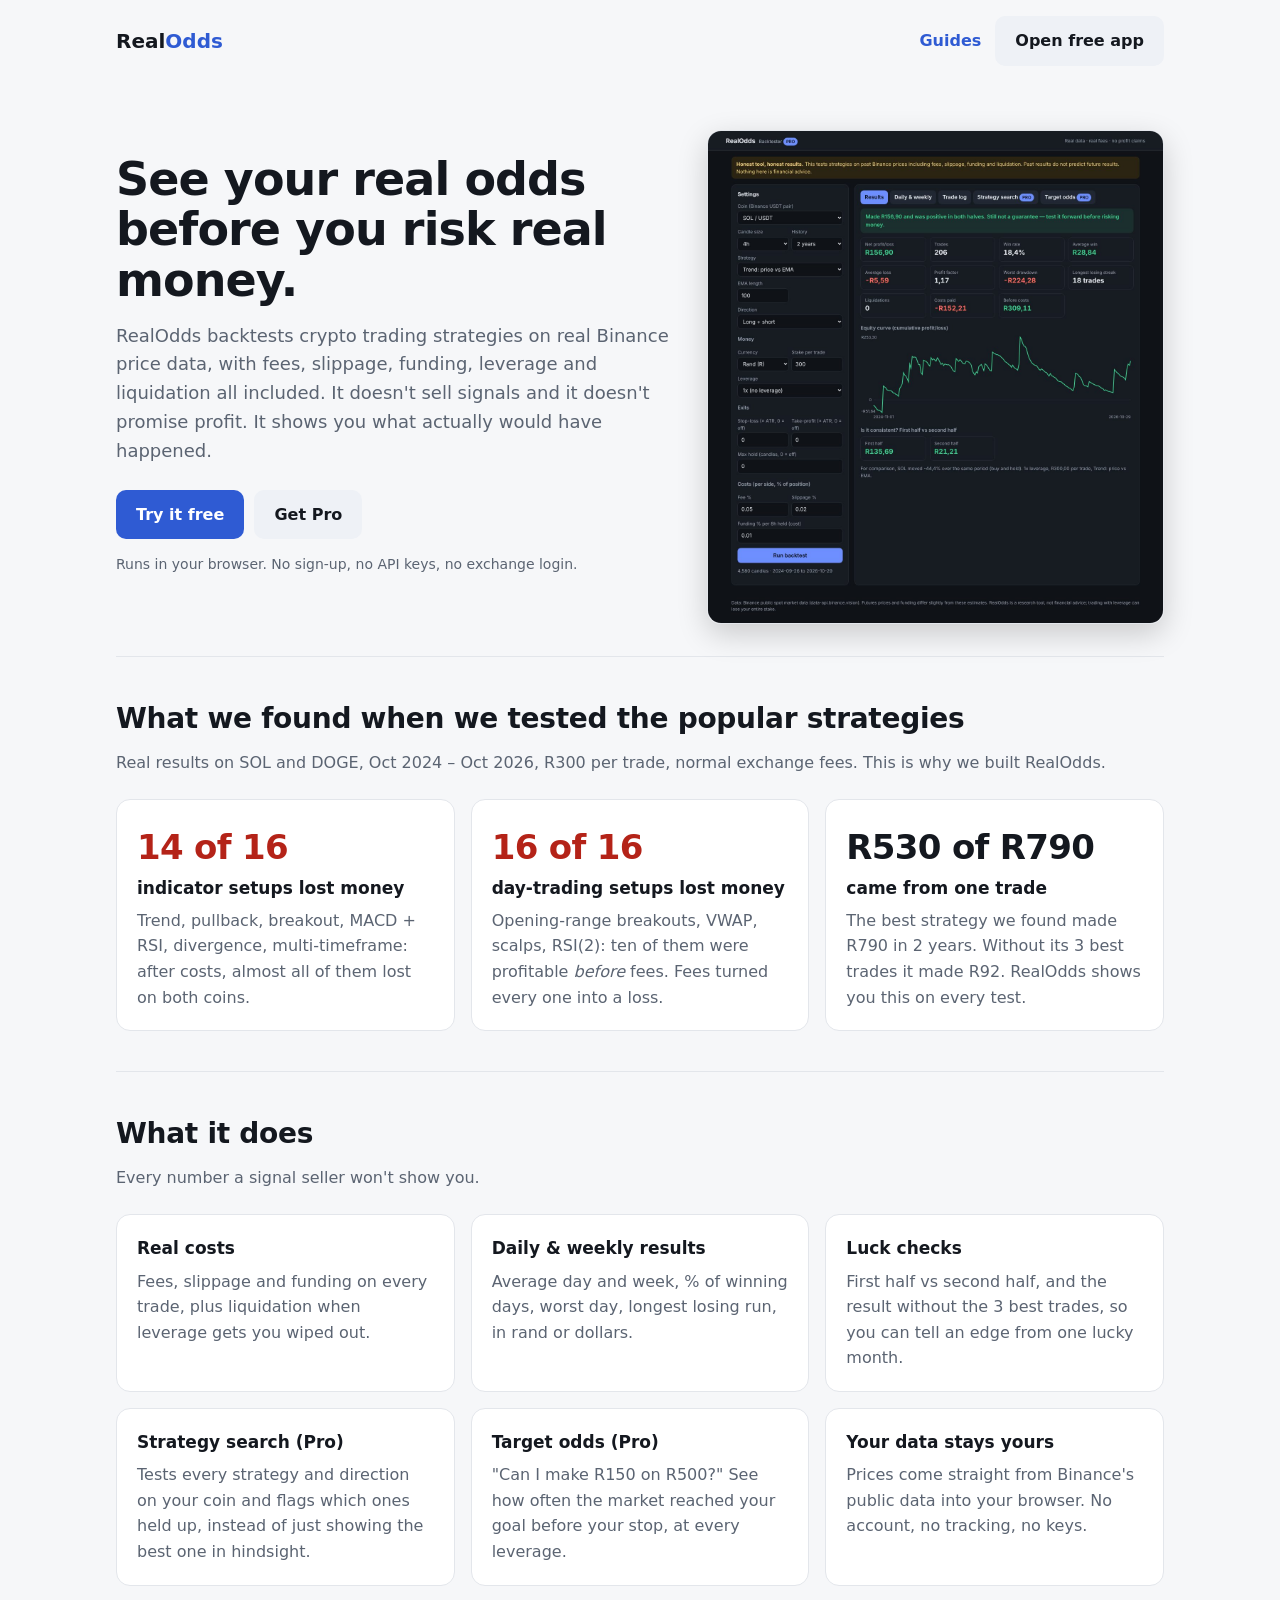
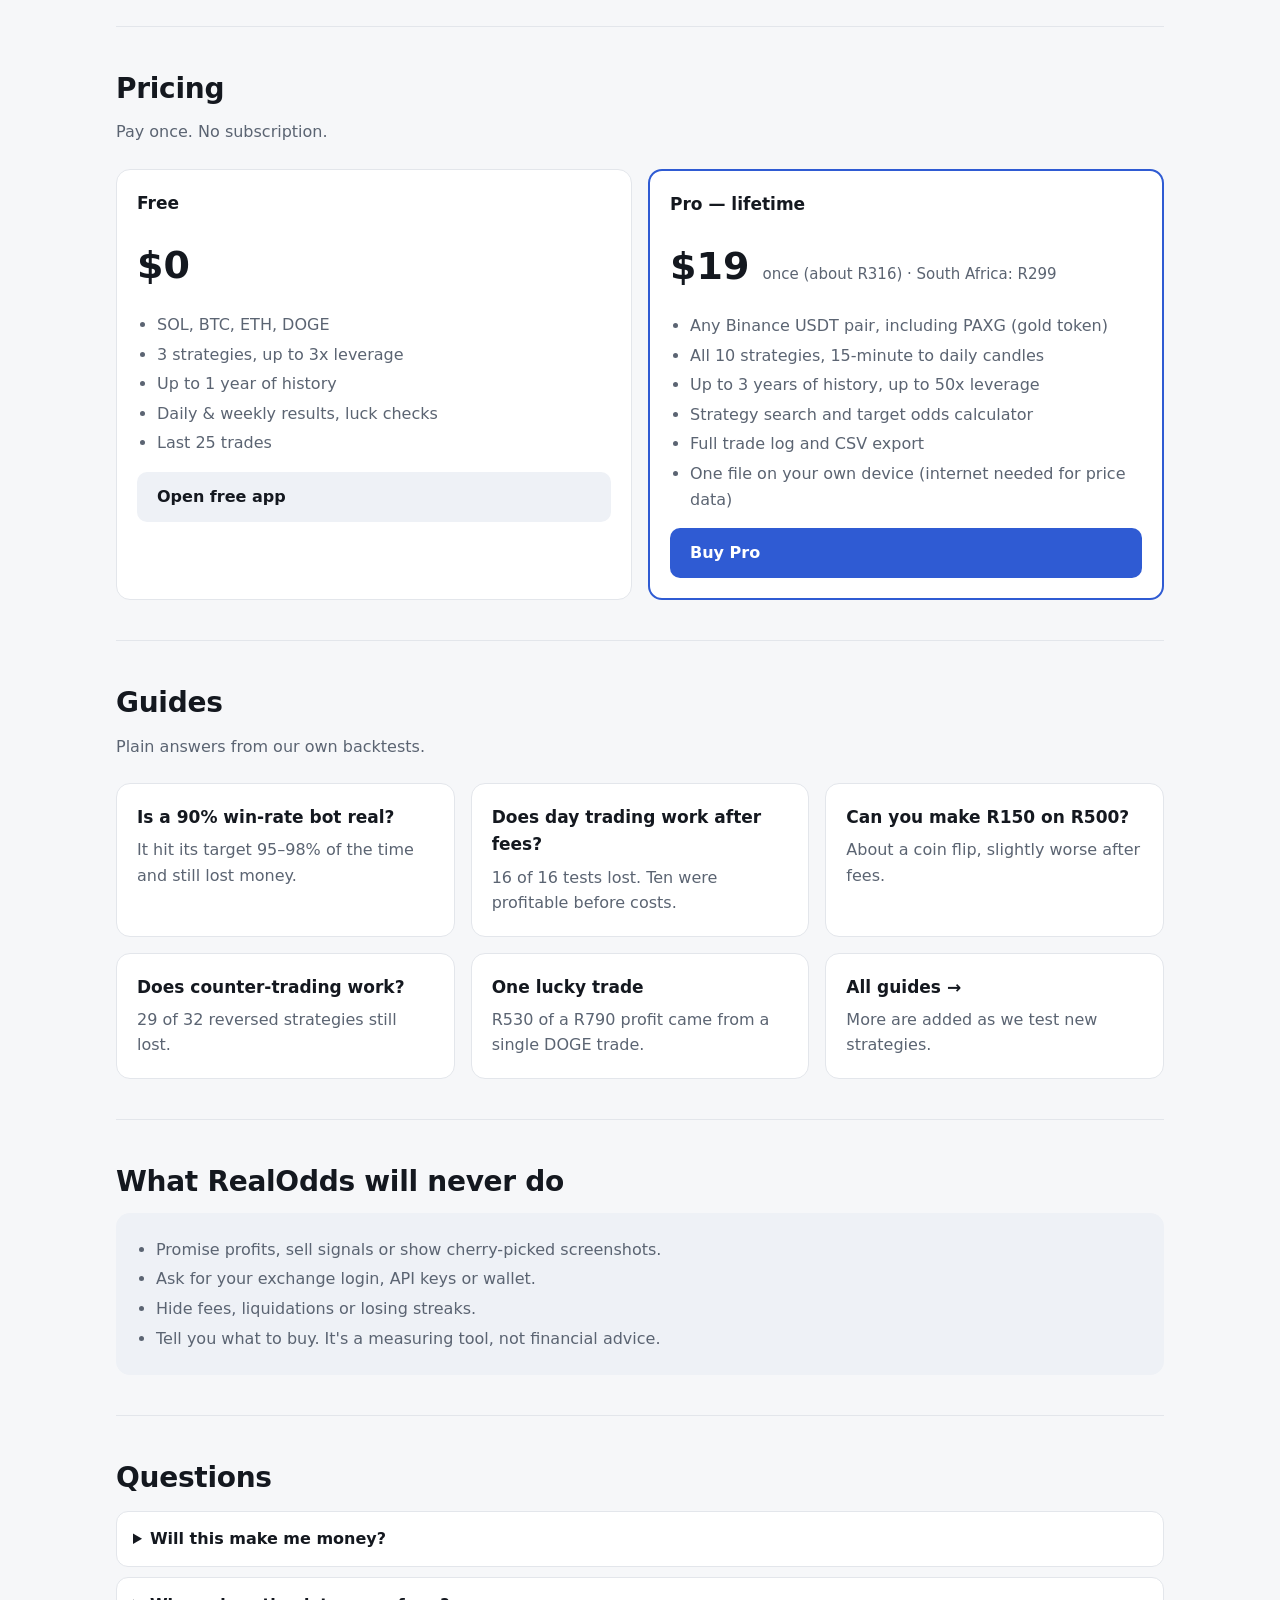
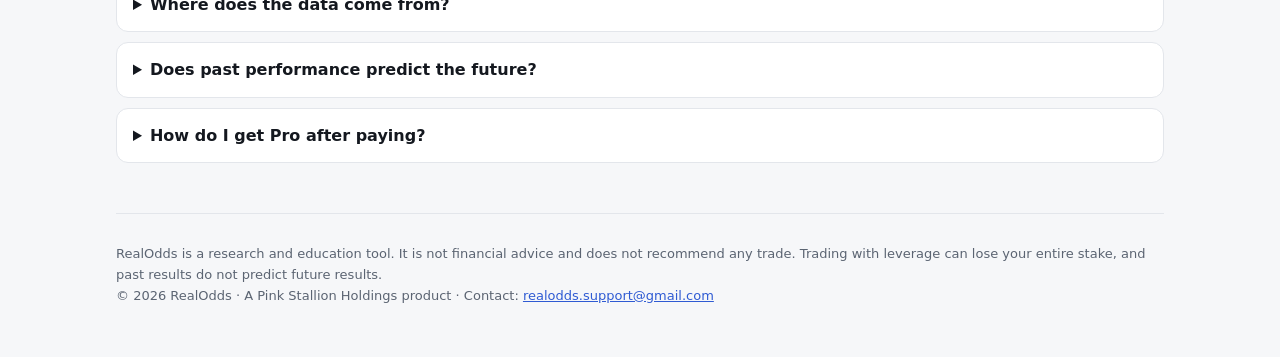
<file: index.html>
<!doctype html>
<html lang="en">
<head>
<meta charset="utf-8">
<meta name="viewport" content="width=device-width, initial-scale=1">
<title>RealOdds — Test Crypto Strategies</title>
<meta name="description" content="See your real odds before you risk real money. Backtest crypto strategies on real Binance data with fees, leverage and liquidation included. No profit claims.">
<meta property="og:title" content="RealOdds — see your real odds before you trade">
<meta property="og:description" content="Backtest crypto strategies on real market data with real fees, leverage and liquidation. Free to try.">
<meta property="og:image" content="assets/screenshot.jpg">
<style>
:root{--bg:#f6f7f9;--panel:#fff;--ink:#14181f;--muted:#5b6472;--line:#e3e6eb;--accent:#2f5bd3;--accent-ink:#fff;--good:#137a4b;--bad:#b42318;--chip:#eef1f6}
@media (prefers-color-scheme:dark){:root:not([data-theme="light"]){--bg:#0f1217;--panel:#171b22;--ink:#e8ebf0;--muted:#9aa3b2;--line:#2a303a;--accent:#6d8fff;--accent-ink:#0b0e13;--good:#3ccf8e;--bad:#ff6b5e;--chip:#222833}}
:root[data-theme="dark"]{--bg:#0f1217;--panel:#171b22;--ink:#e8ebf0;--muted:#9aa3b2;--line:#2a303a;--accent:#6d8fff;--accent-ink:#0b0e13;--good:#3ccf8e;--bad:#ff6b5e;--chip:#222833}
*{box-sizing:border-box}html,body{margin:0;background:var(--bg);color:var(--ink);font:16px/1.6 system-ui,-apple-system,"Segoe UI",Roboto,sans-serif}
.wrap{max-width:1080px;margin:0 auto;padding:0 16px}
nav{display:flex;justify-content:space-between;align-items:center;padding:16px 0}
.brand{font-weight:800;font-size:20px}.brand span{color:var(--accent)}
a{color:var(--accent)}
.btn{display:inline-block;background:var(--accent);color:var(--accent-ink);padding:12px 20px;border-radius:10px;font-weight:700;text-decoration:none}
.btn.ghost{background:var(--chip);color:var(--ink)}
.hero{padding:48px 0 32px;display:grid;grid-template-columns:1.1fr .9fr;gap:32px;align-items:center}
@media(max-width:860px){.hero{grid-template-columns:1fr;padding-top:24px}}
h1{font-size:clamp(30px,5vw,46px);line-height:1.1;margin:0 0 16px;letter-spacing:-.02em}
.lead{font-size:18px;color:var(--muted);margin:0 0 24px}
.shot{width:100%;border-radius:14px;border:1px solid var(--line);box-shadow:0 10px 30px rgba(0,0,0,.18)}
section{padding:40px 0;border-top:1px solid var(--line)}
h2{font-size:28px;margin:0 0 8px;letter-spacing:-.01em}.sub{color:var(--muted);margin:0 0 24px}
.grid3{display:grid;grid-template-columns:repeat(3,1fr);gap:16px}@media(max-width:860px){.grid3{grid-template-columns:1fr}}
.box{background:var(--panel);border:1px solid var(--line);border-radius:14px;padding:20px}
.box h3{margin:0 0 6px;font-size:17px}.box p{margin:0;color:var(--muted)}
.stat{font-size:34px;font-weight:800;letter-spacing:-.02em}.neg{color:var(--bad)}.pos{color:var(--good)}
.price{display:grid;grid-template-columns:1fr 1fr;gap:16px}@media(max-width:700px){.price{grid-template-columns:1fr}}
.price .box{display:flex;flex-direction:column;gap:12px}.price .box.pro{border:2px solid var(--accent)}
.amt{font-size:38px;font-weight:800}.amt small{font-size:15px;color:var(--muted);font-weight:500}
ul.ck{margin:0;padding-left:20px;color:var(--muted)}ul.ck li{margin:4px 0}
.no{background:var(--chip);border-radius:14px;padding:20px}
details{background:var(--panel);border:1px solid var(--line);border-radius:12px;padding:14px 16px;margin:10px 0}summary{font-weight:700;cursor:pointer}
footer{color:var(--muted);font-size:13px;padding:30px 0 50px;border-top:1px solid var(--line)}
</style>
</head>
<body>
<div class="wrap">
<nav><div class="brand">Real<span>Odds</span></div><div><a href="guides/index.html" style="margin-right:14px;font-weight:600;text-decoration:none">Guides</a><a class="btn ghost" href="app.html">Open free app</a></div></nav>

<div class="hero">
  <div>
    <h1>See your real odds before you risk real money.</h1>
    <p class="lead">RealOdds backtests crypto trading strategies on real Binance price data, with fees, slippage, funding, leverage and liquidation all included. It doesn't sell signals and it doesn't promise profit. It shows you what actually would have happened.</p>
    <a class="btn" href="app.html">Try it free</a>&nbsp; <a class="btn ghost" href="#pricing">Get Pro</a>
    <p class="sub" style="margin-top:14px;font-size:14px">Runs in your browser. No sign-up, no API keys, no exchange login.</p>
  </div>
  <img class="shot" src="assets/screenshot.jpg" alt="RealOdds results screen showing net profit, win rate, drawdown and an equity curve for a SOL strategy">
</div>

<section>
  <h2>What we found when we tested the popular strategies</h2>
  <p class="sub">Real results on SOL and DOGE, Oct 2024 – Oct 2026, R300 per trade, normal exchange fees. This is why we built RealOdds.</p>
  <div class="grid3">
    <div class="box"><div class="stat neg">14 of 16</div><h3>indicator setups lost money</h3><p>Trend, pullback, breakout, MACD + RSI, divergence, multi-timeframe: after costs, almost all of them lost on both coins.</p></div>
    <div class="box"><div class="stat neg">16 of 16</div><h3>day-trading setups lost money</h3><p>Opening-range breakouts, VWAP, scalps, RSI(2): ten of them were profitable <i>before</i> fees. Fees turned every one into a loss.</p></div>
    <div class="box"><div class="stat">R530 of R790</div><h3>came from one trade</h3><p>The best strategy we found made R790 in 2 years. Without its 3 best trades it made R92. RealOdds shows you this on every test.</p></div>
  </div>
</section>

<section>
  <h2>What it does</h2>
  <p class="sub">Every number a signal seller won't show you.</p>
  <div class="grid3">
    <div class="box"><h3>Real costs</h3><p>Fees, slippage and funding on every trade, plus liquidation when leverage gets you wiped out.</p></div>
    <div class="box"><h3>Daily &amp; weekly results</h3><p>Average day and week, % of winning days, worst day, longest losing run, in rand or dollars.</p></div>
    <div class="box"><h3>Luck checks</h3><p>First half vs second half, and the result without the 3 best trades, so you can tell an edge from one lucky month.</p></div>
    <div class="box"><h3>Strategy search <b>(Pro)</b></h3><p>Tests every strategy and direction on your coin and flags which ones held up, instead of just showing the best one in hindsight.</p></div>
    <div class="box"><h3>Target odds <b>(Pro)</b></h3><p>"Can I make R150 on R500?" See how often the market reached your goal before your stop, at every leverage.</p></div>
    <div class="box"><h3>Your data stays yours</h3><p>Prices come straight from Binance's public data into your browser. No account, no tracking, no keys.</p></div>
  </div>
</section>

<section id="pricing">
  <h2>Pricing</h2>
  <p class="sub">Pay once. No subscription.</p>
  <div class="price">
    <div class="box">
      <h3>Free</h3><div class="amt">$0</div>
      <ul class="ck"><li>SOL, BTC, ETH, DOGE</li><li>3 strategies, up to 3x leverage</li><li>Up to 1 year of history</li><li>Daily &amp; weekly results, luck checks</li><li>Last 25 trades</li></ul>
      <a class="btn ghost" href="app.html">Open free app</a>
    </div>
    <div class="box pro">
      <h3>Pro — lifetime</h3><div class="amt">$19 <small>once (about R316) · South Africa: R299</small></div>
      <ul class="ck"><li>Any Binance USDT pair, including PAXG (gold token)</li><li>All 10 strategies, 15-minute to daily candles</li><li>Up to 3 years of history, up to 50x leverage</li><li>Strategy search and target odds calculator</li><li>Full trade log and CSV export</li><li>One file on your own device (internet needed for price data)</li></ul>
      <a class="btn" href="https://payhip.com/b/1Trjc">Buy Pro</a>
    </div>
  </div>
</section>

<section id="guides">
  <h2>Guides</h2>
  <p class="sub">Plain answers from our own backtests.</p>
  <div class="grid3">
    <a class="box" style="text-decoration:none;color:inherit" href="guides/is-a-90-percent-win-rate-trading-bot-real.html"><h3>Is a 90% win-rate bot real?</h3><p>It hit its target 95–98% of the time and still lost money.</p></a>
    <a class="box" style="text-decoration:none;color:inherit" href="guides/do-crypto-day-trading-strategies-work-after-fees.html"><h3>Does day trading work after fees?</h3><p>16 of 16 tests lost. Ten were profitable before costs.</p></a>
    <a class="box" style="text-decoration:none;color:inherit" href="guides/can-you-make-r150-on-a-r500-trade.html"><h3>Can you make R150 on R500?</h3><p>About a coin flip, slightly worse after fees.</p></a>
    <a class="box" style="text-decoration:none;color:inherit" href="guides/does-counter-trading-a-losing-strategy-work.html"><h3>Does counter-trading work?</h3><p>29 of 32 reversed strategies still lost.</p></a>
    <a class="box" style="text-decoration:none;color:inherit" href="guides/one-lucky-trade-can-make-a-backtest-look-good.html"><h3>One lucky trade</h3><p>R530 of a R790 profit came from a single DOGE trade.</p></a>
    <a class="box" style="text-decoration:none;color:inherit" href="guides/index.html"><h3>All guides →</h3><p>More are added as we test new strategies.</p></a>
  </div>
</section>



<section>
  <h2>What RealOdds will never do</h2>
  <div class="no">
    <ul class="ck">
      <li>Promise profits, sell signals or show cherry-picked screenshots.</li>
      <li>Ask for your exchange login, API keys or wallet.</li>
      <li>Hide fees, liquidations or losing streaks.</li>
      <li>Tell you what to buy. It's a measuring tool, not financial advice.</li>
    </ul>
  </div>
</section>

<section>
  <h2>Questions</h2>
  <details><summary>Will this make me money?</summary><p>No tool can promise that, and we won't. RealOdds shows how a strategy actually performed on past data after costs. Most of the time the honest answer is that it lost, and knowing that before you trade is the point.</p></details>
  <details><summary>Where does the data come from?</summary><p>Binance's public spot market data (data-api.binance.vision), downloaded directly into your browser. Futures prices and funding rates differ slightly from these estimates.</p></details>
  <details><summary>Does past performance predict the future?</summary><p>No. That's why RealOdds splits every test into two halves and shows the result without the best trades. A strategy that only worked in one period, or because of one big trade, is probably luck.</p></details>
  <details><summary>How do I get Pro after paying?</summary><p>You receive a download link for the Pro file. Open it in any modern browser (Chrome, Edge, Firefox or Safari) on desktop or phone.</p></details>
</section>

<footer>
  RealOdds is a research and education tool. It is not financial advice and does not recommend any trade. Trading with leverage can lose your entire stake, and past results do not predict future results.<br>
  
  © 2026 RealOdds · A Pink Stallion Holdings product   · Contact: <a href="mailto:realodds.support@gmail.com">realodds.support@gmail.com</a>
</footer>
</div>
</body>
</html>
</file>
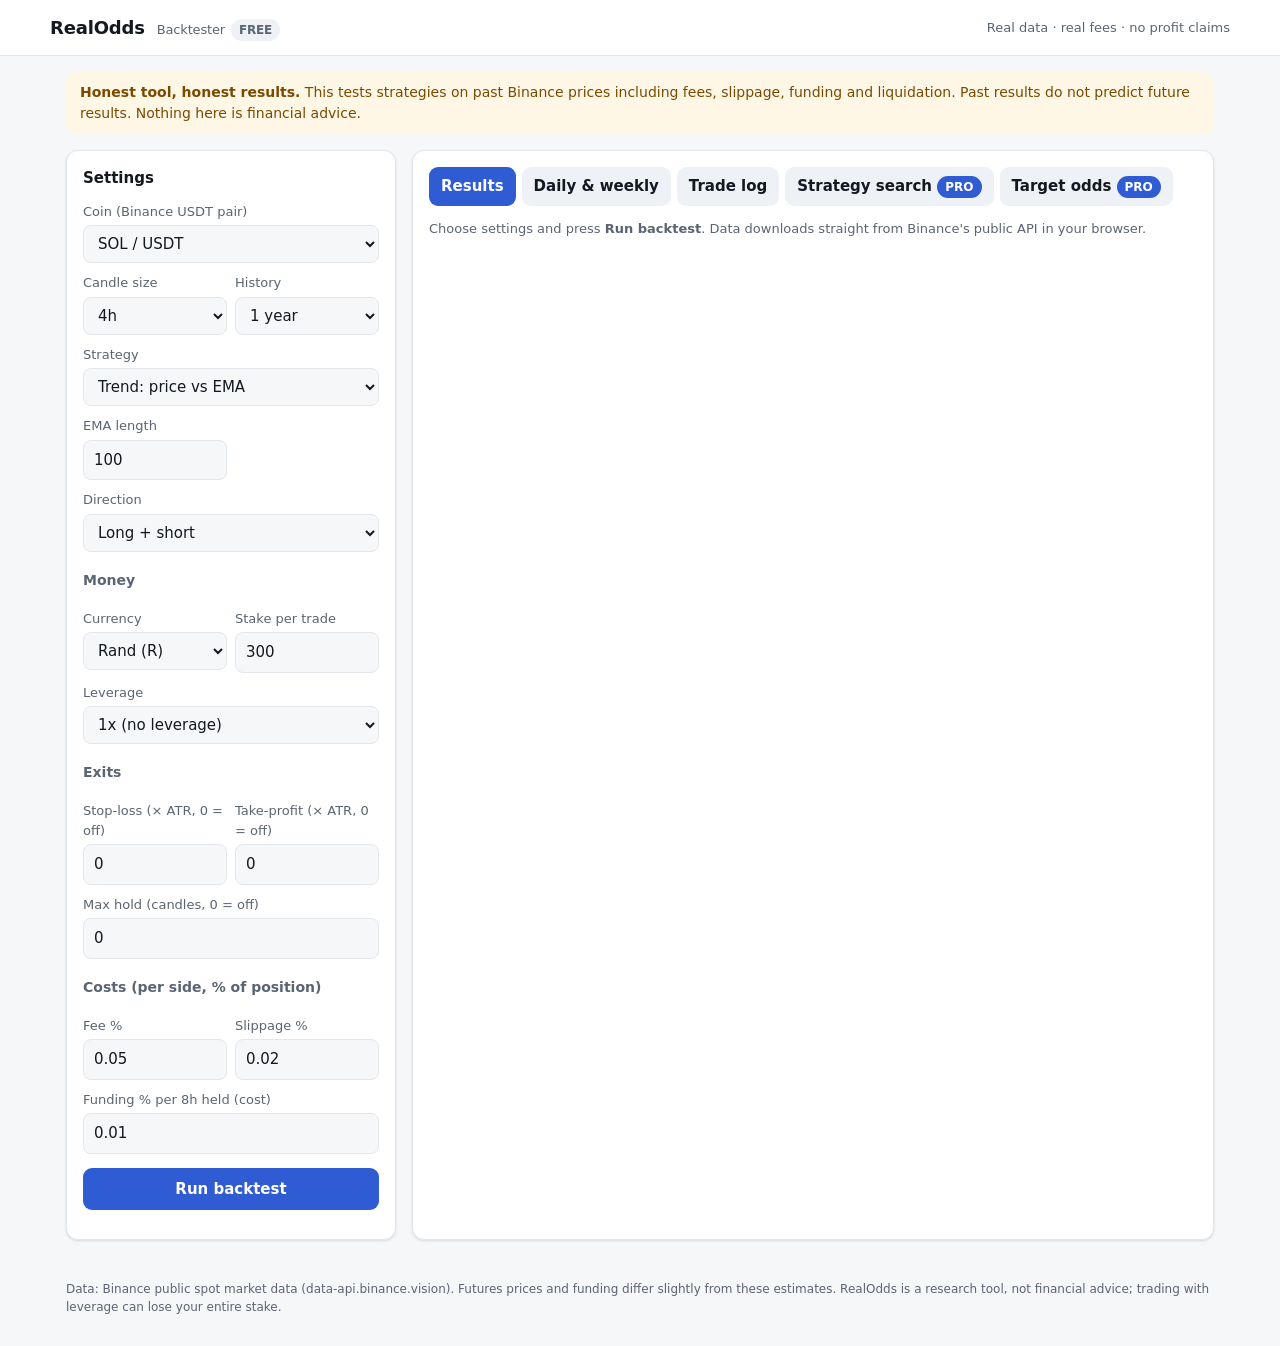
<file: app.html>
<!doctype html>
<html lang="en">
<head>
<meta charset="utf-8">
<meta name="viewport" content="width=device-width, initial-scale=1">
<title>RealOdds Backtester</title>
<meta name="description" content="Test crypto trading strategies on real market data with real fees, leverage and liquidation. No profit claims — just your actual odds.">
<style>
:root{
  --bg:#f6f7f9; --panel:#ffffff; --ink:#14181f; --muted:#5b6472; --line:#e3e6eb;
  --accent:#2f5bd3; --accent-ink:#ffffff; --good:#137a4b; --bad:#b42318; --warn-bg:#fff7e6; --warn-ink:#7a4a00;
  --chip:#eef1f6; --shadow:0 1px 2px rgba(16,24,40,.06),0 1px 3px rgba(16,24,40,.08);
}
@media (prefers-color-scheme: dark){
  :root:not([data-theme="light"]){
    --bg:#0f1217; --panel:#171b22; --ink:#e8ebf0; --muted:#9aa3b2; --line:#2a303a;
    --accent:#6d8fff; --accent-ink:#0b0e13; --good:#3ccf8e; --bad:#ff6b5e; --warn-bg:#2b2412; --warn-ink:#f3cf7a;
    --chip:#222833; --shadow:none;
  }
}
:root[data-theme="dark"]{
  --bg:#0f1217; --panel:#171b22; --ink:#e8ebf0; --muted:#9aa3b2; --line:#2a303a;
  --accent:#6d8fff; --accent-ink:#0b0e13; --good:#3ccf8e; --bad:#ff6b5e; --warn-bg:#2b2412; --warn-ink:#f3cf7a;
  --chip:#222833; --shadow:none;
}
*{box-sizing:border-box}
html,body{margin:0;background:var(--bg);color:var(--ink);font:15px/1.5 system-ui,-apple-system,"Segoe UI",Roboto,sans-serif}
a{color:var(--accent)}
header{background:var(--panel);border-bottom:1px solid var(--line)}
.wrap{max-width:1180px;margin:0 auto;padding:0 16px}
.top{display:flex;align-items:center;justify-content:space-between;gap:12px;padding:14px 0;flex-wrap:wrap}
.brand{font-weight:700;font-size:18px;letter-spacing:-.01em}
.brand small{font-weight:500;color:var(--muted);font-size:13px;margin-left:6px}
.badge{display:inline-block;padding:2px 8px;border-radius:999px;background:var(--chip);color:var(--muted);font-size:12px;font-weight:600}
.badge.pro{background:var(--accent);color:var(--accent-ink)}
.notice{background:var(--warn-bg);color:var(--warn-ink);border-radius:10px;padding:10px 14px;margin:16px 0;font-size:14px}
.grid{display:grid;grid-template-columns:330px 1fr;gap:16px;margin:16px 0 40px}
@media (max-width:900px){.grid{grid-template-columns:1fr}}
.panel{background:var(--panel);border:1px solid var(--line);border-radius:12px;padding:16px;box-shadow:var(--shadow);min-width:0}
.panel h2{font-size:15px;margin:0 0 12px}
.panel h3{font-size:14px;margin:18px 0 8px;color:var(--muted);font-weight:600}
label{display:block;font-size:13px;color:var(--muted);margin:10px 0 4px}
select,input{width:100%;padding:8px 10px;border:1px solid var(--line);border-radius:8px;background:var(--bg);color:var(--ink);font:inherit}
.row2{display:grid;grid-template-columns:1fr 1fr;gap:8px}
button{font:inherit;border:0;border-radius:9px;padding:10px 14px;cursor:pointer;font-weight:600}
.btn{background:var(--accent);color:var(--accent-ink);width:100%;margin-top:14px}
.btn2{background:var(--chip);color:var(--ink)}
button:disabled{opacity:.55;cursor:not-allowed}
.tabs{display:flex;gap:6px;flex-wrap:wrap;margin-bottom:12px}
.tab{background:var(--chip);color:var(--ink);padding:8px 12px}
.tab.on{background:var(--accent);color:var(--accent-ink)}
.cards{display:grid;grid-template-columns:repeat(auto-fill,minmax(150px,1fr));gap:10px}
.card{border:1px solid var(--line);border-radius:10px;padding:10px 12px}
.card .k{font-size:12px;color:var(--muted)}
.card .v{font-size:19px;font-weight:700;font-variant-numeric:tabular-nums}
.pos{color:var(--good)} .neg{color:var(--bad)}
.tbl{width:100%;border-collapse:collapse;font-size:13px;font-variant-numeric:tabular-nums}
.tbl th,.tbl td{padding:6px 8px;border-bottom:1px solid var(--line);text-align:right;white-space:nowrap}
.tbl th:first-child,.tbl td:first-child{text-align:left}
.tbl th{color:var(--muted);font-weight:600;position:sticky;top:0;background:var(--panel)}
.scroll{overflow:auto;max-height:420px;border:1px solid var(--line);border-radius:10px}
canvas{width:100%;height:240px;display:block}
.muted{color:var(--muted);font-size:13px}
.progress{height:6px;background:var(--chip);border-radius:9px;overflow:hidden;margin-top:10px;display:none}
.progress div{height:100%;width:0;background:var(--accent);transition:width .2s}
.lock{border:1px dashed var(--line);border-radius:10px;padding:16px;text-align:center;color:var(--muted)}
.hidden{display:none}
.verdict{border-radius:10px;padding:12px 14px;margin:12px 0;font-weight:600}
.verdict.bad{background:color-mix(in srgb,var(--bad) 12%,transparent);color:var(--bad)}
.verdict.good{background:color-mix(in srgb,var(--good) 12%,transparent);color:var(--good)}
.verdict.mid{background:var(--warn-bg);color:var(--warn-ink)}
footer{color:var(--muted);font-size:12px;padding:0 0 30px}
.aff{margin-top:20px;border-top:1px solid var(--line);padding-top:4px}
.afflinks{display:flex;gap:8px;flex-wrap:wrap;margin:8px 0}
.afflinks a{background:var(--chip);color:var(--ink);text-decoration:none;font-weight:600;padding:8px 14px;border-radius:9px}
.small{font-size:12px}
</style>
</head>
<body>
<header><div class="wrap top">
  <div class="brand">RealOdds <small>Backtester</small> <span id="edition" class="badge">FREE</span></div>
  <div class="muted">Real data · real fees · no profit claims</div>
</div></header>

<div class="wrap">
<div class="notice"><b>Honest tool, honest results.</b> This tests strategies on past Binance prices including fees, slippage, funding and liquidation. Past results do not predict future results. Nothing here is financial advice.</div>

<div class="grid">
<!-- ===================== SETTINGS ===================== -->
<div class="panel">
  <h2>Settings</h2>
  <label for="sym">Coin (Binance USDT pair)</label>
  <select id="sym"></select>
  <div id="symCustomWrap" class="hidden"><label for="symCustom">Custom pair</label><input id="symCustom" placeholder="e.g. AVAXUSDT"></div>
  <div class="row2">
    <div><label for="tf">Candle size</label><select id="tf"></select></div>
    <div><label for="period">History</label><select id="period"></select></div>
  </div>
  <label for="strat">Strategy</label>
  <select id="strat"></select>
  <div id="params"></div>
  <label for="mode">Direction</label>
  <select id="mode"><option value="both">Long + short</option><option value="long">Long only</option><option value="short">Short only</option></select>

  <h3>Money</h3>
  <div class="row2">
    <div><label for="cur">Currency</label><select id="cur"><option value="R">Rand (R)</option><option value="$">Dollar ($)</option></select></div>
    <div><label for="stake">Stake per trade</label><input id="stake" type="number" min="1" value="300"></div>
  </div>
  <label for="lev">Leverage</label>
  <select id="lev"></select>

  <h3>Exits</h3>
  <div class="row2">
    <div><label for="sl">Stop-loss (× ATR, 0 = off)</label><input id="sl" type="number" step="0.1" min="0" value="0"></div>
    <div><label for="tp">Take-profit (× ATR, 0 = off)</label><input id="tp" type="number" step="0.1" min="0" value="0"></div>
  </div>
  <label for="hold">Max hold (candles, 0 = off)</label><input id="hold" type="number" min="0" value="0">

  <h3>Costs (per side, % of position)</h3>
  <div class="row2">
    <div><label for="fee">Fee %</label><input id="fee" type="number" step="0.01" min="0" value="0.05"></div>
    <div><label for="slip">Slippage %</label><input id="slip" type="number" step="0.01" min="0" value="0.02"></div>
  </div>
  <label for="fund">Funding % per 8h held (cost)</label><input id="fund" type="number" step="0.005" min="0" value="0.01">

  <button id="run" class="btn">Run backtest</button>
  <div class="progress" id="prog"><div></div></div>
  <p class="muted" id="status"></p>
</div>

<!-- ===================== RESULTS ===================== -->
<div class="panel">
  <div class="tabs">
    <button class="tab on" data-tab="res">Results</button>
    <button class="tab" data-tab="dw">Daily &amp; weekly</button>
    <button class="tab" data-tab="trades">Trade log</button>
    <button class="tab" data-tab="search">Strategy search <span class="badge pro">PRO</span></button>
    <button class="tab" data-tab="odds">Target odds <span class="badge pro">PRO</span></button>
  </div>

  <section id="tab-res">
    <p class="muted" id="empty">Choose settings and press <b>Run backtest</b>. Data downloads straight from Binance's public API in your browser.</p>
    <div id="resBody" class="hidden">
      <div id="verdict" class="verdict"></div>
      <div class="cards" id="cards"></div>
      <h3>Equity curve (cumulative profit/loss)</h3>
      <canvas id="eq"></canvas>
      <h3>Is it consistent? First half vs second half</h3>
      <div class="cards" id="halves"></div>
      <p class="muted" id="bh"></p>
      
    </div>
  </section>

  <section id="tab-dw" class="hidden"><div id="dwBody" class="muted">Run a backtest first.</div></section>

  <section id="tab-trades" class="hidden">
    <div class="tabs"><button id="csv" class="btn2">Download CSV</button></div>
    <div class="scroll"><table class="tbl" id="tradeTbl"></table></div>
  </section>

  <section id="tab-search" class="hidden">
    <div id="searchLock" class="lock">Strategy search is a Pro feature. It tests every strategy and direction on your coin, ranks them, and flags which held up in both halves of the data.</div>
    <div id="searchBody" class="hidden">
      <p class="muted">Uses your coin, candle size, history, leverage, stake and costs. Each strategy uses its default settings. When many strategies are tested, the best one is partly luck — check the "both halves" column.</p>
      <button id="runSearch" class="btn2">Run strategy search</button>
      <div class="scroll" style="margin-top:12px"><table class="tbl" id="searchTbl"></table></div>
    </div>
  </section>

  <section id="tab-odds" class="hidden">
    <div id="oddsLock" class="lock">Target odds is a Pro feature. Enter a profit goal and a risk amount and see how often the market actually reached it first.</div>
    <div id="oddsBody" class="hidden">
      <p class="muted">Checks every possible entry (every candle, long and short) in the loaded data: did price reach your goal before your stop?</p>
      <div class="row2">
        <div><label for="oGoal">Profit goal</label><input id="oGoal" type="number" value="150"></div>
        <div><label for="oStake">Stake</label><input id="oStake" type="number" value="500"></div>
      </div>
      <div class="row2">
        <div><label for="oRisk">Max loss (0 = no stop, liquidation)</label><input id="oRisk" type="number" value="150"></div>
        <div><label for="oHz">Time limit (hours)</label><input id="oHz" type="number" value="168"></div>
      </div>
      <button id="runOdds" class="btn2" style="margin-top:12px">Calculate odds</button>
      <div class="scroll" style="margin-top:12px"><table class="tbl" id="oddsTbl"></table></div>
      <p class="muted" id="oddsNote"></p>
    </div>
  </section>
</div>
</div>
<footer>Data: Binance public spot market data (data-api.binance.vision). Futures prices and funding differ slightly from these estimates. RealOdds is a research tool, not financial advice; trading with leverage can lose your entire stake.</footer>
</div>

<script>
const PRO = /*__PRO__*/false;
const FREE_SYMS = ["SOLUSDT","BTCUSDT","ETHUSDT","DOGEUSDT"];
const PRO_SYMS = ["SOLUSDT","BTCUSDT","ETHUSDT","DOGEUSDT","XRPUSDT","BNBUSDT","ADAUSDT","AVAXUSDT","LINKUSDT","PAXGUSDT","CUSTOM"];
const TFS = {"15m":0.25,"1h":1,"4h":4,"1d":24};
const PERIODS = PRO ? [["90","3 months"],["180","6 months"],["365","1 year"],["730","2 years"],["1095","3 years"]] : [["90","3 months"],["180","6 months"],["365","1 year"]];
const LEVS = PRO ? [1,2,3,5,10,20,50] : [1,2,3];
const $ = id => document.getElementById(id);
const fmtN = (x,d=2) => (x<0?"-":"") + Math.abs(x).toLocaleString("en-ZA",{minimumFractionDigits:d,maximumFractionDigits:d});
const money = x => { const c=$("cur").value; return (x<0?"-":"")+c+Math.abs(x).toLocaleString("en-ZA",{minimumFractionDigits:2,maximumFractionDigits:2}); };
const cls = x => x>0?"pos":(x<0?"neg":"");

/* ---------- indicators ---------- */
function ema(a,n){const k=2/(n+1),o=new Array(a.length);let p=a[0];for(let i=0;i<a.length;i++){p=i?a[i]*k+p*(1-k):a[i];o[i]=p}return o}
function sma(a,n){const o=new Array(a.length).fill(NaN);let s=0;for(let i=0;i<a.length;i++){s+=a[i];if(i>=n)s-=a[i-n];if(i>=n-1)o[i]=s/n}return o}
function stdev(a,n){const m=sma(a,n),o=new Array(a.length).fill(NaN);for(let i=n-1;i<a.length;i++){let s=0;for(let j=i-n+1;j<=i;j++)s+=(a[j]-m[i])**2;o[i]=Math.sqrt(s/(n-1))}return o}
function rsi(c,n){const o=new Array(c.length).fill(NaN);let up=0,dn=0;for(let i=1;i<c.length;i++){const d=c[i]-c[i-1],u=Math.max(d,0),w=Math.max(-d,0);if(i===1){up=u;dn=w}else{up=up+(u-up)/n;dn=dn+(w-dn)/n}o[i]=dn===0?100:100-100/(1+up/dn)}return o}
function atr(b,n=14){const o=new Array(b.c.length);let p=b.h[0]-b.l[0];for(let i=0;i<b.c.length;i++){const tr=i?Math.max(b.h[i]-b.l[i],Math.abs(b.h[i]-b.c[i-1]),Math.abs(b.l[i]-b.c[i-1])):b.h[i]-b.l[i];p=i?p+(tr-p)/n:tr;o[i]=p}return o}
function rollMaxPrev(a,n){const o=new Array(a.length).fill(NaN);for(let i=n;i<a.length;i++){let m=-Infinity;for(let j=i-n;j<i;j++)m=Math.max(m,a[j]);o[i]=m}return o}
function rollMinPrev(a,n){const o=new Array(a.length).fill(NaN);for(let i=n;i<a.length;i++){let m=Infinity;for(let j=i-n;j<i;j++)m=Math.min(m,a[j]);o[i]=m}return o}
const crossUp=(a,b,i)=>i>0&&a[i]>b[i]&&a[i-1]<=b[i-1];
const crossDn=(a,b,i)=>i>0&&a[i]<b[i]&&a[i-1]>=b[i-1];

/* ---------- strategies ----------
   each returns arrays of booleans: el (enter long), xl (exit long), es (enter short), xs (exit short)
   stops: default stop/target/hold suggested for the strategy */
const STRATS = {
  price_ema:{name:"Trend: price vs EMA",free:true,params:[["n","EMA length",100]],stops:[0,0,0],
    fn:(b,p)=>{const e=ema(b.c,p.n),u=b.c.map((c,i)=>c>e[i]);return{el:u,xl:u.map(x=>!x),es:u.map(x=>!x),xs:u}}},
  ema_cross:{name:"Trend: EMA crossover",free:true,params:[["f","Fast EMA",20],["s","Slow EMA",100]],stops:[0,0,0],
    fn:(b,p)=>{const f=ema(b.c,p.f),s=ema(b.c,p.s),u=f.map((x,i)=>x>s[i]);return{el:u,xl:u.map(x=>!x),es:u.map(x=>!x),xs:u}}},
  donchian:{name:"Trend: Donchian breakout",free:false,params:[["n","Entry lookback",20],["m","Exit lookback",10]],stops:[0,0,0],
    fn:(b,p)=>{const hh=rollMaxPrev(b.h,p.n),ll=rollMinPrev(b.l,p.n),xh=rollMaxPrev(b.h,p.m),xlo=rollMinPrev(b.l,p.m);
      return{el:b.c.map((c,i)=>c>hh[i]),xl:b.c.map((c,i)=>c<xlo[i]),es:b.c.map((c,i)=>c<ll[i]),xs:b.c.map((c,i)=>c>xh[i])}}},
  rsi_rev:{name:"Reversion: RSI extremes",free:true,params:[["n","RSI length",14],["lo","Oversold below",30]],stops:[0,0,0],
    fn:(b,p)=>{const r=rsi(b.c,p.n);return{el:r.map(x=>x<p.lo),xl:r.map(x=>x>50),es:r.map(x=>x>100-p.lo),xs:r.map(x=>x<50)}}},
  boll_rev:{name:"Reversion: Bollinger bands",free:false,params:[["n","Length",20],["k","Std devs",2]],stops:[0,0,0],
    fn:(b,p)=>{const m=sma(b.c,p.n),s=stdev(b.c,p.n);return{el:b.c.map((c,i)=>c<m[i]-p.k*s[i]),xl:b.c.map((c,i)=>c>m[i]),es:b.c.map((c,i)=>c>m[i]+p.k*s[i]),xs:b.c.map((c,i)=>c<m[i])}}},
  breakout:{name:"Breakout + volume",free:false,params:[["n","Lookback",20],["v","Volume × avg",1.5]],stops:[1.5,3,48],
    fn:(b,p)=>{const hh=rollMaxPrev(b.h,p.n),ll=rollMinPrev(b.l,p.n);const avg=sma(b.v,p.n);
      const vol=b.v.map((v,i)=>i>0&&v>p.v*avg[i-1]);const F=b.c.map(()=>false);
      return{el:b.c.map((c,i)=>c>hh[i]&&vol[i]),xl:F,es:b.c.map((c,i)=>c<ll[i]&&vol[i]),xs:F}}},
  macd_rsi:{name:"MACD + RSI",free:false,params:[],stops:[1.5,3,48],
    fn:(b)=>{const e26=ema(b.c,26),e12=ema(b.c,12),mm=e12.map((x,i)=>x-e26[i]),sg=ema(mm,9),r=rsi(b.c,14),F=b.c.map(()=>false);
      return{el:b.c.map((_,i)=>crossUp(mm,sg,i)&&mm[i]>0&&r[i]>50),xl:F,es:b.c.map((_,i)=>crossDn(mm,sg,i)&&mm[i]<0&&r[i]<50),xs:F}}},
  pullback:{name:"Pullback in trend",free:false,params:[],stops:[1.5,3,48],
    fn:(b)=>{const e20=ema(b.c,20),e50=ema(b.c,50),e200=ema(b.c,200),r=rsi(b.c,14),F=b.c.map(()=>false);
      return{el:b.c.map((c,i)=>e50[i]>e200[i]&&c>e50[i]&&b.l[i]<=e20[i]&&c>e20[i]&&r[i]>=40&&r[i]<=55&&r[i]>r[i-1]),xl:F,
             es:b.c.map((c,i)=>e50[i]<e200[i]&&c<e50[i]&&b.h[i]>=e20[i]&&c<e20[i]&&r[i]>=45&&r[i]<=60&&r[i]<r[i-1]),xs:F}}},
  scalp_cross:{name:"Scalp: EMA 9/21 cross",free:false,params:[],stops:[1.5,3,0],
    fn:(b)=>{const a=ema(b.c,9),c2=ema(b.c,21),r=rsi(b.c,14),F=b.c.map(()=>false);
      return{el:b.c.map((_,i)=>crossUp(a,c2,i)&&r[i]>50),xl:F,es:b.c.map((_,i)=>crossDn(a,c2,i)&&r[i]<50),xs:F}}},
  rsi2:{name:"Scalp: RSI(2) extremes",free:false,params:[],stops:[2,0,0],
    fn:(b)=>{const r=rsi(b.c,2),e=ema(b.c,200);return{el:b.c.map((c,i)=>c>e[i]&&r[i]<10),xl:r.map(x=>x>50),es:b.c.map((c,i)=>c<e[i]&&r[i]>90),xs:r.map(x=>x<50)}}},
};

/* ---------- data ---------- */
const cache = {};
async function loadBars(sym,tf,days,onProg){
  const key=sym+tf+days; if(cache[key]) return cache[key];
  const step={"15m":9e5,"1h":36e5,"4h":144e5,"1d":864e5}[tf];
  const end=Math.floor(Date.now()/step)*step, start=end-days*864e5-200*step;   // +200 candles so indicators are warmed up before the test period
  const rows=[]; let cur=start;
  while(cur<end){
    const url=`https://data-api.binance.vision/api/v3/klines?symbol=${sym}&interval=${tf}&startTime=${cur}&limit=1000`;
    const r=await fetch(url); if(!r.ok) throw new Error(r.status===400?`Binance doesn't list ${sym}`:`Binance returned ${r.status}`);
    const k=await r.json(); if(!k.length) break;
    for(const x of k) if(x[0]<end) rows.push(x);
    cur=k[k.length-1][0]+step; onProg&&onProg(Math.min(1,(cur-start)/(end-start)));
  }
  if(rows.length<300) throw new Error("Not enough history for this pair/period");
  const b={t:[],o:[],h:[],l:[],c:[],v:[]};
  for(const x of rows){b.t.push(x[0]);b.o.push(+x[1]);b.h.push(+x[2]);b.l.push(+x[3]);b.c.push(+x[4]);b.v.push(+x[5])}
  b.atr=atr(b); cache[key]=b; return b;
}

/* ---------- engine ----------
   signal on candle close -> entry next candle open. Stop/target checked inside candles (stop first if both).
   Strategy exit on close -> exit next open. Liquidation when adverse move >= 1/lev - 0.5%. */
function backtest(b,sig,o){
  const n=b.c.length, hpb=o.hpb, trades=[], barPnl=new Float64Array(n);
  const useL=o.mode!=="short", useS=o.mode!=="long", liq=1/o.lev-0.005, costSide=o.fee+o.slip;
  let i=200;
  while(i<n-1){
    const s = (useL&&sig.el[i])?1:((useS&&sig.es[i])?-1:0);
    if(!s||isNaN(b.atr[i])){i++;continue}
    const e=i+1, px=b.o[e], a=b.atr[i];
    const sl=o.sl>0?px-s*o.sl*a:null, tp=o.tp>0?px+s*o.tp*a:null, lq=px*(1-s*liq);
    let xp=null, why="", x=e, j=e;
    for(j=e;j<n;j++){
      const adv=s>0?b.l[j]:b.h[j], fav=s>0?b.h[j]:b.l[j];
      const lqHit=s>0?adv<=lq:adv>=lq, slHit=sl!==null&&(s>0?adv<=sl:adv>=sl);
      if(lqHit&&(sl===null||(s>0?lq>=sl:lq<=sl))){xp=lq;why="LIQUIDATED";x=j;break}
      if(slHit){xp=sl;why="stop-loss";x=j;break}
      if(tp!==null&&(s>0?fav>=tp:fav<=tp)){xp=tp;why="take-profit";x=j;break}
      const ex=s>0?sig.xl[j]:sig.xs[j], held=j-e+1;
      if(j+1<n&&(ex||(o.hold>0&&held>=o.hold))){xp=b.o[j+1];why=ex?"exit signal":"time limit";x=j+1;break}
    }
    if(xp===null){x=n-1;xp=b.c[n-1];why="end of data"}
    const hours=(x-e+(why==="exit signal"||why==="time limit"?0:1))*hpb;
    const move=s*(xp/px-1), cost=2*costSide+o.fund*hours/8;
    let pct = why==="LIQUIDATED"?-1:Math.max(o.lev*(move-cost),-1);
    const pnl=pct*o.stake;
    // mark-to-market per candle for daily/weekly stats
    let prev=px, acc=0;
    for(let k=e;k<x;k++){const d=s*(b.c[k]-prev)/px*o.lev*o.stake;barPnl[k]+=d;acc+=d;prev=b.c[k]}
    barPnl[x]+=pnl-acc;
    trades.push({entryT:b.t[e],exitT:b.t[x],side:s>0?"LONG":"SHORT",entry:px,exit:xp,why,hours,pnl,cost:o.lev*cost*o.stake});
    i = (why==="exit signal"||why==="time limit") ? x-1 : x;   // allow re-entry on the exit candle's signal
    if(i<e) i=e;
  }
  return {trades,barPnl};
}

function stats(tr,b){
  const n=tr.length; if(!n) return null;
  const w=tr.filter(t=>t.pnl>0), l=tr.filter(t=>t.pnl<=0);
  let eq=0,peak=0,dd=0,run=0,maxRun=0;
  for(const t of tr){eq+=t.pnl;peak=Math.max(peak,eq);dd=Math.min(dd,eq-peak);run=t.pnl<=0?run+1:0;maxRun=Math.max(maxRun,run)}
  const mid=b.t[200]+(b.t[b.t.length-1]-b.t[200])/2;
  const sum=a=>a.reduce((s,t)=>s+t.pnl,0), gw=sum(w), gl=-sum(l);
  const top=tr.map(t=>t.pnl).sort((a,b)=>b-a), top3=top.slice(0,3).reduce((s,x)=>s+x,0);
  return {n,net:eq,best:top[0],top3,exTop3:eq-top3,win:100*w.length/n,avgW:w.length?gw/w.length:0,avgL:l.length?-gl/l.length:0,pf:gl>0?gw/gl:Infinity,
    dd,maxRun,liq:tr.filter(t=>t.why==="LIQUIDATED").length,costs:tr.reduce((s,t)=>s+t.cost,0),
    h1:sum(tr.filter(t=>t.entryT<mid)),h2:sum(tr.filter(t=>t.entryT>=mid)),mid};
}

function periodStats(b,barPnl,kind){
  const m=new Map();
  for(let i=0;i<b.t.length;i++){
    const d=new Date(b.t[i]); let key;
    if(kind==="d") key=d.toISOString().slice(0,10);
    else {const day=(d.getUTCDay()+6)%7; const mon=new Date(Date.UTC(d.getUTCFullYear(),d.getUTCMonth(),d.getUTCDate()-day)); key=mon.toISOString().slice(0,10)}
    m.set(key,(m.get(key)||0)+barPnl[i]);
  }
  const keys=[...m.keys()], v=[...m.values()];
  let run=0,maxRun=0; for(const x of v){run=x<0?run+1:0;maxRun=Math.max(maxRun,run)}
  const sorted=[...v].sort((a,b)=>a-b);
  return {count:v.length,avg:v.reduce((a,c)=>a+c,0)/v.length,median:sorted[Math.floor(v.length/2)],win:100*v.filter(x=>x>0).length/v.length,
    best:Math.max(...v),worst:Math.min(...v),maxRun,keys,v};
}

/* ---------- UI ---------- */
function fill(sel,opts){sel.innerHTML=opts.map(([v,t])=>`<option value="${v}">${t}</option>`).join("")}
function initUI(){
  $("edition").textContent=PRO?"PRO":"FREE"; if(PRO) $("edition").classList.add("pro");
  fill($("sym"),(PRO?PRO_SYMS:FREE_SYMS).map(s=>[s,s==="CUSTOM"?"Other (type it)…":s.replace("USDT","")+" / USDT"+(s==="PAXGUSDT"?" (gold token)":"")]));
  fill($("tf"),Object.keys(TFS).map(k=>[k,k]).filter(([k])=>PRO||k!=="15m")); $("tf").value="4h";
  fill($("period"),PERIODS); $("period").value=PRO?"730":"365";
  fill($("strat"),Object.entries(STRATS).map(([k,s])=>[k,s.name+(!PRO&&!s.free?" (Pro)":"")]));
  [...$("strat").options].forEach(op=>{if(!PRO&&!STRATS[op.value].free) op.disabled=true});
  fill($("lev"),LEVS.map(l=>[l,l+"x"+(l===1?" (no leverage)":"")]));
  if(PRO){$("searchLock").classList.add("hidden");$("searchBody").classList.remove("hidden");$("oddsLock").classList.add("hidden");$("oddsBody").classList.remove("hidden")}
  $("sym").onchange=()=>$("symCustomWrap").classList.toggle("hidden",$("sym").value!=="CUSTOM");
  $("strat").onchange=renderParams; renderParams();
  document.querySelectorAll(".tab[data-tab]").forEach(t=>t.onclick=()=>{
    document.querySelectorAll(".tab[data-tab]").forEach(x=>x.classList.toggle("on",x===t));
    ["res","dw","trades","search","odds"].forEach(k=>$("tab-"+k).classList.toggle("hidden",k!==t.dataset.tab));
  });
  $("run").onclick=run; $("csv").onclick=downloadCSV;
  if(PRO){$("runSearch").onclick=runSearch;$("runOdds").onclick=runOdds}
  try{const s=JSON.parse(localStorage.getItem("realodds")||"{}");for(const[k,v]of Object.entries(s)){if($(k)&&k!=="params")$(k).value=v}renderParams()}catch(e){}
  // presets from guide links, e.g. app.html?sym=SOLUSDT&tf=4h&strat=price_ema&period=365&lev=1&run=1
  const q=new URLSearchParams(location.search), setOpt=(id,v)=>{const el=$(id);if(v&&el&&[...el.options].some(o=>o.value===v&&!o.disabled))el.value=v};
  setOpt("sym",q.get("sym"));setOpt("tf",q.get("tf"));setOpt("period",q.get("period"));setOpt("mode",q.get("mode"));setOpt("lev",q.get("lev"));
  if(q.get("strat")){setOpt("strat",q.get("strat"));renderParams()}
  if(q.get("stake")&&+q.get("stake")>0)$("stake").value=+q.get("stake");
  if(q.get("run")==="1")setTimeout(run,0);
  if(!PRO) $("csv").disabled=true, $("csv").textContent="Download CSV (Pro)";
}
function renderParams(){
  const s=STRATS[$("strat").value];
  $("params").innerHTML=s.params.length?'<div class="row2">'+s.params.map(([k,l,d])=>`<div><label for="p_${k}">${l}</label><input id="p_${k}" type="number" step="any" value="${d}"></div>`).join("")+"</div>":"";
  [$("sl").value,$("tp").value,$("hold").value]=s.stops;
}
function opts(){
  const tf=$("tf").value;
  return {mode:$("mode").value,lev:+$("lev").value,stake:+$("stake").value||300,fee:+$("fee").value/100,slip:+$("slip").value/100,
          fund:+$("fund").value/100,sl:+$("sl").value,tp:+$("tp").value,hold:+$("hold").value,hpb:TFS[tf]};
}
function sym(){return $("sym").value==="CUSTOM"?($("symCustom").value||"").trim().toUpperCase():$("sym").value}
function setProg(p){const el=$("prog");el.style.display=p===null?"none":"block";el.firstElementChild.style.width=(100*(p||0))+"%"}
let last=null;

async function getData(){
  const s=sym(); if(!/^[A-Z0-9]{4,20}$/.test(s)) throw new Error("Enter a valid pair like AVAXUSDT");
  $("status").textContent="Downloading "+s+" from Binance…"; setProg(0);
  const b=await loadBars(s,$("tf").value,+$("period").value,setProg); setProg(null); return {s,b};
}

async function run(){
  $("run").disabled=true;
  try{
    const {s,b}=await getData();
    const key=$("strat").value, st=STRATS[key], p={}; st.params.forEach(([k,,d])=>p[k]=+($("p_"+k)?.value??d));
    const o=opts(); const sig=st.fn(b,p); const r=backtest(b,sig,o); const S=stats(r.trades,b);
    try{localStorage.setItem("realodds",JSON.stringify(Object.fromEntries(["sym","tf","period","strat","mode","cur","stake","lev","fee","slip","fund"].map(k=>[k,$(k).value]))))}catch(e){}
    last={s,b,r,S,o,name:st.name};
    renderResults(); renderDW(); renderTrades();
    $("status").textContent=`${(b.c.length-200).toLocaleString()} candles tested · ${new Date(b.t[200]).toISOString().slice(0,10)} to ${new Date(b.t[b.t.length-1]).toISOString().slice(0,10)}`;
  }catch(e){$("status").textContent="Error: "+e.message; setProg(null)}
  $("run").disabled=false;
}

function card(k,v,c=""){return `<div class="card"><div class="k">${k}</div><div class="v ${c}">${v}</div></div>`}
function renderResults(){
  const {S,b,s,o,name}=last; $("empty").classList.add("hidden"); $("resBody").classList.remove("hidden");
  if(!S){$("verdict").className="verdict mid";$("verdict").textContent="No trades were triggered with these settings.";$("cards").innerHTML="";$("halves").innerHTML="";drawEq([]);return}
  const both=S.h1>0&&S.h2>0;
  const v=$("verdict");
  if(S.net<=0){v.className="verdict bad";v.textContent=`Lost ${money(-S.net)} over ${S.n} trades after costs. This setup did not make money on this data.`}
  else if(!both){v.className="verdict mid";v.textContent=`Made ${money(S.net)}, but only in one half of the period — treat it as likely luck, not an edge.`}
  else if(S.exTop3<=0){v.className="verdict mid";v.textContent=`Made ${money(S.net)}, but without its 3 best trades it would have made ${money(S.exTop3)}. The result depends on a few lucky trades.`}
  else {v.className="verdict good";v.textContent=`Made ${money(S.net)} and was positive in both halves. Still not a guarantee — test it forward before risking money.`}
  $("cards").innerHTML=[card("Net profit/loss",money(S.net),cls(S.net)),card("Trades",S.n),card("Win rate",fmtN(S.win,1)+"%"),
    card("Average win",money(S.avgW),"pos"),card("Average loss",money(S.avgL),"neg"),card("Profit factor",isFinite(S.pf)?fmtN(S.pf):"∞"),
    card("Worst drawdown",money(S.dd),"neg"),card("Longest losing streak",S.maxRun+" trades"),card("Liquidations",S.liq,S.liq?"neg":""),
    card("Costs paid",money(-S.costs),"neg"),card("Before costs",money(S.net+S.costs),cls(S.net+S.costs)),
    card("Biggest single trade",money(S.best),cls(S.best)),card("Without best 3 trades",money(S.exTop3),cls(S.exTop3))].join("");
  $("halves").innerHTML=card("First half",money(S.h1),cls(S.h1))+card("Second half",money(S.h2),cls(S.h2));
  const bh=100*(b.c[b.c.length-1]/b.c[200]-1);
  $("bh").textContent=`For comparison, ${s.replace("USDT","")} moved ${fmtN(bh,1)}% over the same period (buy and hold). ${o.lev}x leverage, ${money(o.stake)} per trade, ${name}.`;
  let eq=0; drawEq(last.r.trades.map(t=>({t:t.exitT,y:(eq+=t.pnl)})));
}
function drawEq(pts){
  const cv=$("eq"), dpr=window.devicePixelRatio||1, W=cv.clientWidth, H=cv.clientHeight; cv.width=W*dpr; cv.height=H*dpr;
  const g=cv.getContext("2d"); g.scale(dpr,dpr); g.clearRect(0,0,W,H);
  const css=getComputedStyle(document.documentElement), ink=css.getPropertyValue("--muted"), line=css.getPropertyValue("--line");
  if(pts.length<2){g.fillStyle=ink;g.fillText("Not enough trades to chart",10,20);return}
  const ys=pts.map(p=>p.y).concat([0]), mn=Math.min(...ys), mx=Math.max(...ys), pad=36;
  const X=i=>pad+(W-pad-8)*i/(pts.length-1), Y=v=>8+(H-28)*(1-(v-mn)/((mx-mn)||1));
  g.strokeStyle=line; g.lineWidth=1; g.beginPath(); g.moveTo(pad,Y(0)); g.lineTo(W-8,Y(0)); g.stroke();
  g.fillStyle=ink; g.font="11px system-ui"; g.fillText(money(mx),2,Y(mx)+4); g.fillText(money(mn),2,Y(mn)); g.fillText("0",pad-12,Y(0)+4);
  const end=pts[pts.length-1].y; g.strokeStyle=end>=0?css.getPropertyValue("--good"):css.getPropertyValue("--bad"); g.lineWidth=2; g.beginPath();
  pts.forEach((p,i)=>i?g.lineTo(X(i),Y(p.y)):g.moveTo(X(i),Y(p.y))); g.stroke();
  g.fillStyle=ink; g.fillText(new Date(pts[0].t).toISOString().slice(0,10),pad,H-4); const lab=new Date(pts[pts.length-1].t).toISOString().slice(0,10); g.fillText(lab,W-8-g.measureText(lab).width,H-4);
}
function renderDW(){
  const {b,r}=last, D=periodStats(b,r.barPnl,"d"), Wk=periodStats(b,r.barPnl,"w");
  const row=(n,x)=>`<tr><td>${n}</td><td>${x.count}</td><td class="${cls(x.avg)}">${money(x.avg)}</td><td class="${cls(x.median)}">${money(x.median)}</td><td>${fmtN(x.win,1)}%</td><td class="pos">${money(x.best)}</td><td class="neg">${money(x.worst)}</td><td>${x.maxRun}</td></tr>`;
  $("dwBody").innerHTML=`<p class="muted">Profit/loss marked to market each candle, then grouped by UTC day and by week (Monday start). Days with no open trade count as zero.</p>
  <div class="scroll"><table class="tbl"><tr><th>Period</th><th>Count</th><th>Average</th><th>Median</th><th>Winning</th><th>Best</th><th>Worst</th><th>Longest losing run</th></tr>${row("Daily",D)}${row("Weekly",Wk)}</table></div>
  <h3>Last 12 weeks</h3><div class="scroll"><table class="tbl"><tr><th>Week starting</th><th>Profit/loss</th></tr>${Wk.keys.slice(-12).reverse().map((k,i)=>{const v=Wk.v[Wk.v.length-1-i];return `<tr><td>${k}</td><td class="${cls(v)}">${money(v)}</td></tr>`}).join("")}</table></div>`;
}
function renderTrades(){
  const tr=last.r.trades, show=PRO?tr:tr.slice(-25);
  $("tradeTbl").innerHTML=`<tr><th>Entry (UTC)</th><th>Side</th><th>Entry</th><th>Exit</th><th>Reason</th><th>Hours</th><th>Profit/loss</th></tr>`+
    show.slice().reverse().map(t=>`<tr><td>${new Date(t.entryT).toISOString().slice(0,16).replace("T"," ")}</td><td>${t.side}</td><td>${+t.entry.toPrecision(6)}</td><td>${+t.exit.toPrecision(6)}</td><td>${t.why}</td><td>${fmtN(t.hours,0)}</td><td class="${cls(t.pnl)}">${money(t.pnl)}</td></tr>`).join("")+
    (PRO?"":`<tr><td colspan="7" class="muted">Free edition shows the last 25 trades. Pro shows all trades and exports CSV.</td></tr>`);
}
function downloadCSV(){
  if(!PRO||!last) return;
  const h="entry_time_utc,exit_time_utc,side,entry,exit,exit_reason,hours,pnl,costs\n";
  const body=last.r.trades.map(t=>[new Date(t.entryT).toISOString(),new Date(t.exitT).toISOString(),t.side,t.entry,t.exit,t.why,t.hours,t.pnl.toFixed(2),t.cost.toFixed(2)].join(",")).join("\n");
  const a=document.createElement("a"); a.href=URL.createObjectURL(new Blob([h+body],{type:"text/csv"})); a.download=`realodds_${last.s}_${$("tf").value}.csv`; a.click();
}

async function runSearch(){
  $("runSearch").disabled=true;
  try{
    const {s,b}=await getData(); const base=opts(), rows=[];
    for(const [k,st] of Object.entries(STRATS)){
      const p={}; st.params.forEach(([kk,,d])=>p[kk]=d); const sig=st.fn(b,p);
      for(const mode of ["both","long","short"]){
        const o={...base,mode,sl:st.stops[0],tp:st.stops[1],hold:st.stops[2]};
        const S=stats(backtest(b,sig,o).trades,b); if(S) rows.push({name:st.name,mode,...S});
      }
    }
    rows.sort((a,b)=>b.net-a.net);
    const modeName={both:"Long + short",long:"Long only",short:"Short only"};
    const pos=rows.filter(r=>r.net>0).length, cons=rows.filter(r=>r.h1>0&&r.h2>0).length;
    $("searchTbl").innerHTML=`<tr><th>Strategy</th><th>Direction</th><th>Trades</th><th>Win %</th><th>Net</th><th>1st half</th><th>2nd half</th><th>Both halves +</th><th>Without best 3</th><th>Liq.</th></tr>`+
      rows.map(r=>`<tr><td>${r.name}</td><td>${modeName[r.mode]}</td><td>${r.n}</td><td>${fmtN(r.win,1)}</td><td class="${cls(r.net)}">${money(r.net)}</td><td class="${cls(r.h1)}">${money(r.h1)}</td><td class="${cls(r.h2)}">${money(r.h2)}</td><td>${r.h1>0&&r.h2>0?"yes":"no"}</td><td class="${cls(r.exTop3)}">${money(r.exTop3)}</td><td>${r.liq}</td></tr>`).join("")+
      `<tr><td colspan="10" class="muted">${rows.length} tests on ${s}: ${pos} profitable overall, ${cons} positive in both halves, ${rows.filter(r=>r.h1>0&&r.h2>0&&r.exTop3>0).length} still positive without their 3 best trades. The top row is the best in hindsight, not a prediction.</td></tr>`;
    $("status").textContent="Strategy search complete.";
  }catch(e){$("status").textContent="Error: "+e.message; setProg(null)}
  $("runSearch").disabled=false;
}

async function runOdds(){
  $("runOdds").disabled=true;
  try{
    const {s,b}=await getData(); const o=opts();
    const goal=+$("oGoal").value, stake=+$("oStake").value, risk=+$("oRisk").value, hz=Math.max(1,Math.round(+$("oHz").value/o.hpb));
    const rows=[];
    for(const lev of [1,2,3,5,10,20,50]){
      const need=(goal/stake)/lev+2*(o.fee+o.slip), liq=1/lev-0.005, stop=risk>0?Math.min((risk/stake)/lev,liq):liq, lossAmt=risk>0&&risk/stake/lev<liq?risk:stake;
      let w=0,l=0,nn=0;
      for(const sd of [1,-1]) for(let e=200;e<b.c.length-hz;e++){
        const px=b.o[e], tgt=px*(1+sd*need), st=px*(1-sd*stop); let res=0;
        for(let j=e;j<e+hz;j++){
          const adv=sd>0?b.l[j]:b.h[j], fav=sd>0?b.h[j]:b.l[j];
          if(sd>0?adv<=st:adv>=st){res=-1;break} if(sd>0?fav>=tgt:fav<=tgt){res=1;break}
        }
        res>0?w++:res<0?l++:nn++;
      }
      const t=w+l+nn, ev=(w*goal-l*lossAmt)/t;
      rows.push({lev,need:100*need,w:100*w/t,l:100*l/t,nn:100*nn/t,ev,lossAmt});
    }
    $("oddsTbl").innerHTML=`<tr><th>Leverage</th><th>Price move needed</th><th>Reached goal</th><th>Hit stop / liquidated</th><th>Neither</th><th>Average result per try*</th></tr>`+
      rows.map(r=>`<tr><td>${r.lev}x</td><td>${fmtN(r.need,2)}%</td><td>${fmtN(r.w,1)}%</td><td>${fmtN(r.l,1)}% (−${money(r.lossAmt).replace("-","")})</td><td>${fmtN(r.nn,1)}%</td><td class="${cls(r.ev)}">${money(r.ev)}</td></tr>`).join("");
    $("oddsNote").textContent=`* Wins count +${money(goal)}, stops/liquidations count the loss; tries that hit neither count as 0 (in reality they end with a small gain or loss). If stop and goal are touched in the same candle it counts as a loss. Based on ${s} ${$("tf").value} data.`;
    $("status").textContent="Odds calculated.";
  }catch(e){$("status").textContent="Error: "+e.message; setProg(null)}
  $("runOdds").disabled=false;
}
initUI();
window.addEventListener("resize",()=>last&&last.S&&renderResults());
</script>
</body>
</html>
</file>
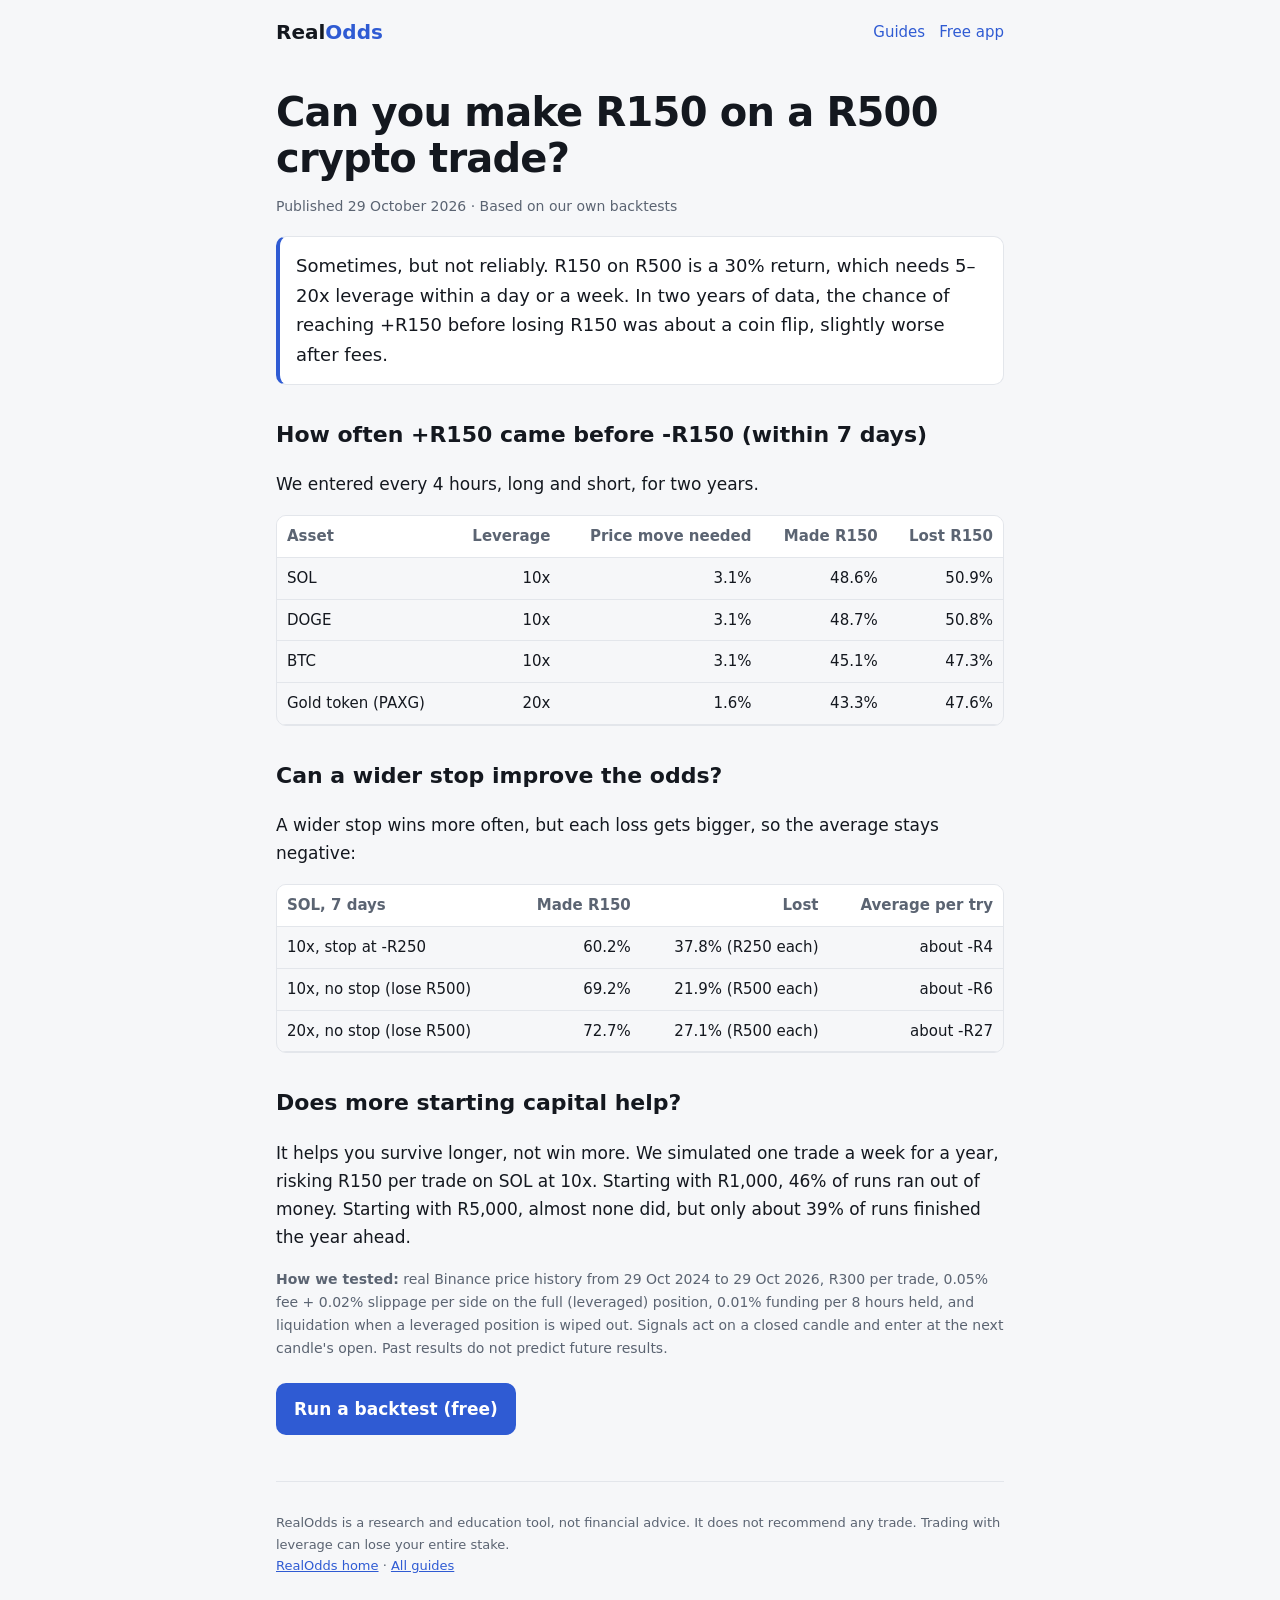
<file: guides/can-you-make-r150-on-a-r500-trade.html>
<!doctype html>
<html lang="en">
<head>
<meta charset="utf-8">
<meta name="viewport" content="width=device-width, initial-scale=1">
<title>Can you make R150 on a R500 crypto trade? | RealOdds</title>
<meta name="description" content="We measured how often SOL, DOGE, BTC and gold reached a 30% gain before a stop-loss, at every leverage. The odds were about 50/50 or worse after fees.">
<link rel="canonical" href="https://realodds.github.io/guides/can-you-make-r150-on-a-r500-trade.html">
<meta property="og:title" content="Can you make R150 on a R500 crypto trade?">
<meta property="og:description" content="We measured how often SOL, DOGE, BTC and gold reached a 30% gain before a stop-loss, at every leverage. The odds were about 50/50 or worse after fees.">
<meta property="og:image" content="https://realodds.github.io/assets/screenshot.jpg">
<link rel="stylesheet" href="../assets/site.css">
</head>
<body>
<div class="wrap">
<nav><a class="brand" href="../index.html">Real<span>Odds</span></a><div class="navlinks"><a href="index.html">Guides</a><a href="../app.html">Free app</a></div></nav>
<article>
<h1>Can you make R150 on a R500 crypto trade?</h1>
<p class="meta">Published 29 October 2026 · Based on our own backtests</p>
<div class="answer">Sometimes, but not reliably. R150 on R500 is a 30% return, which needs 5–20x leverage within a day or a week. In two years of data, the chance of reaching +R150 before losing R150 was about a coin flip, slightly worse after fees.</div>
<h2>How often +R150 came before -R150 (within 7 days)</h2>
<p>We entered every 4 hours, long and short, for two years.</p>
<div class="tw"><table><thead><tr><th>Asset</th><th>Leverage</th><th>Price move needed</th><th>Made R150</th><th>Lost R150</th></tr></thead><tbody><tr><td>SOL</td><td class="nw">10x</td><td class="nw">3.1%</td><td class="nw">48.6%</td><td class="nw">50.9%</td></tr><tr><td>DOGE</td><td class="nw">10x</td><td class="nw">3.1%</td><td class="nw">48.7%</td><td class="nw">50.8%</td></tr><tr><td>BTC</td><td class="nw">10x</td><td class="nw">3.1%</td><td class="nw">45.1%</td><td class="nw">47.3%</td></tr><tr><td>Gold token (PAXG)</td><td class="nw">20x</td><td class="nw">1.6%</td><td class="nw">43.3%</td><td class="nw">47.6%</td></tr></tbody></table></div>
<h2>Can a wider stop improve the odds?</h2>
<p>A wider stop wins more often, but each loss gets bigger, so the average stays negative:</p>
<div class="tw"><table><thead><tr><th>SOL, 7 days</th><th>Made R150</th><th>Lost</th><th>Average per try</th></tr></thead><tbody><tr><td>10x, stop at -R250</td><td class="nw">60.2%</td><td>37.8% (R250 each)</td><td class="nw">about -R4</td></tr><tr><td>10x, no stop (lose R500)</td><td class="nw">69.2%</td><td>21.9% (R500 each)</td><td class="nw">about -R6</td></tr><tr><td>20x, no stop (lose R500)</td><td class="nw">72.7%</td><td>27.1% (R500 each)</td><td class="nw">about -R27</td></tr></tbody></table></div>
<h2>Does more starting capital help?</h2>
<p>It helps you survive longer, not win more. We simulated one trade a week for a year, risking R150 per trade on SOL at 10x. Starting with R1,000, 46% of runs ran out of money. Starting with R5,000, almost none did, but only about 39% of runs finished the year ahead.</p>
<p class="method"><b>How we tested:</b> real Binance price history from 29 Oct 2024 to 29 Oct 2026, R300 per trade, 0.05% fee + 0.02% slippage per side on the full (leveraged) position, 0.01% funding per 8 hours held, and liquidation when a leveraged position is wiped out. Signals act on a closed candle and enter at the next candle's open. Past results do not predict future results.</p>
<p><a class="btn" href="../app.html?sym=SOLUSDT&tf=1h&strat=price_ema&period=365&run=1">Run a backtest (free)</a></p>

</article>
<footer>RealOdds is a research and education tool, not financial advice. It does not recommend any trade. Trading with leverage can lose your entire stake.<br><a href="../index.html">RealOdds home</a> · <a href="index.html">All guides</a></footer>
</div>
</body>
</html>
</file>
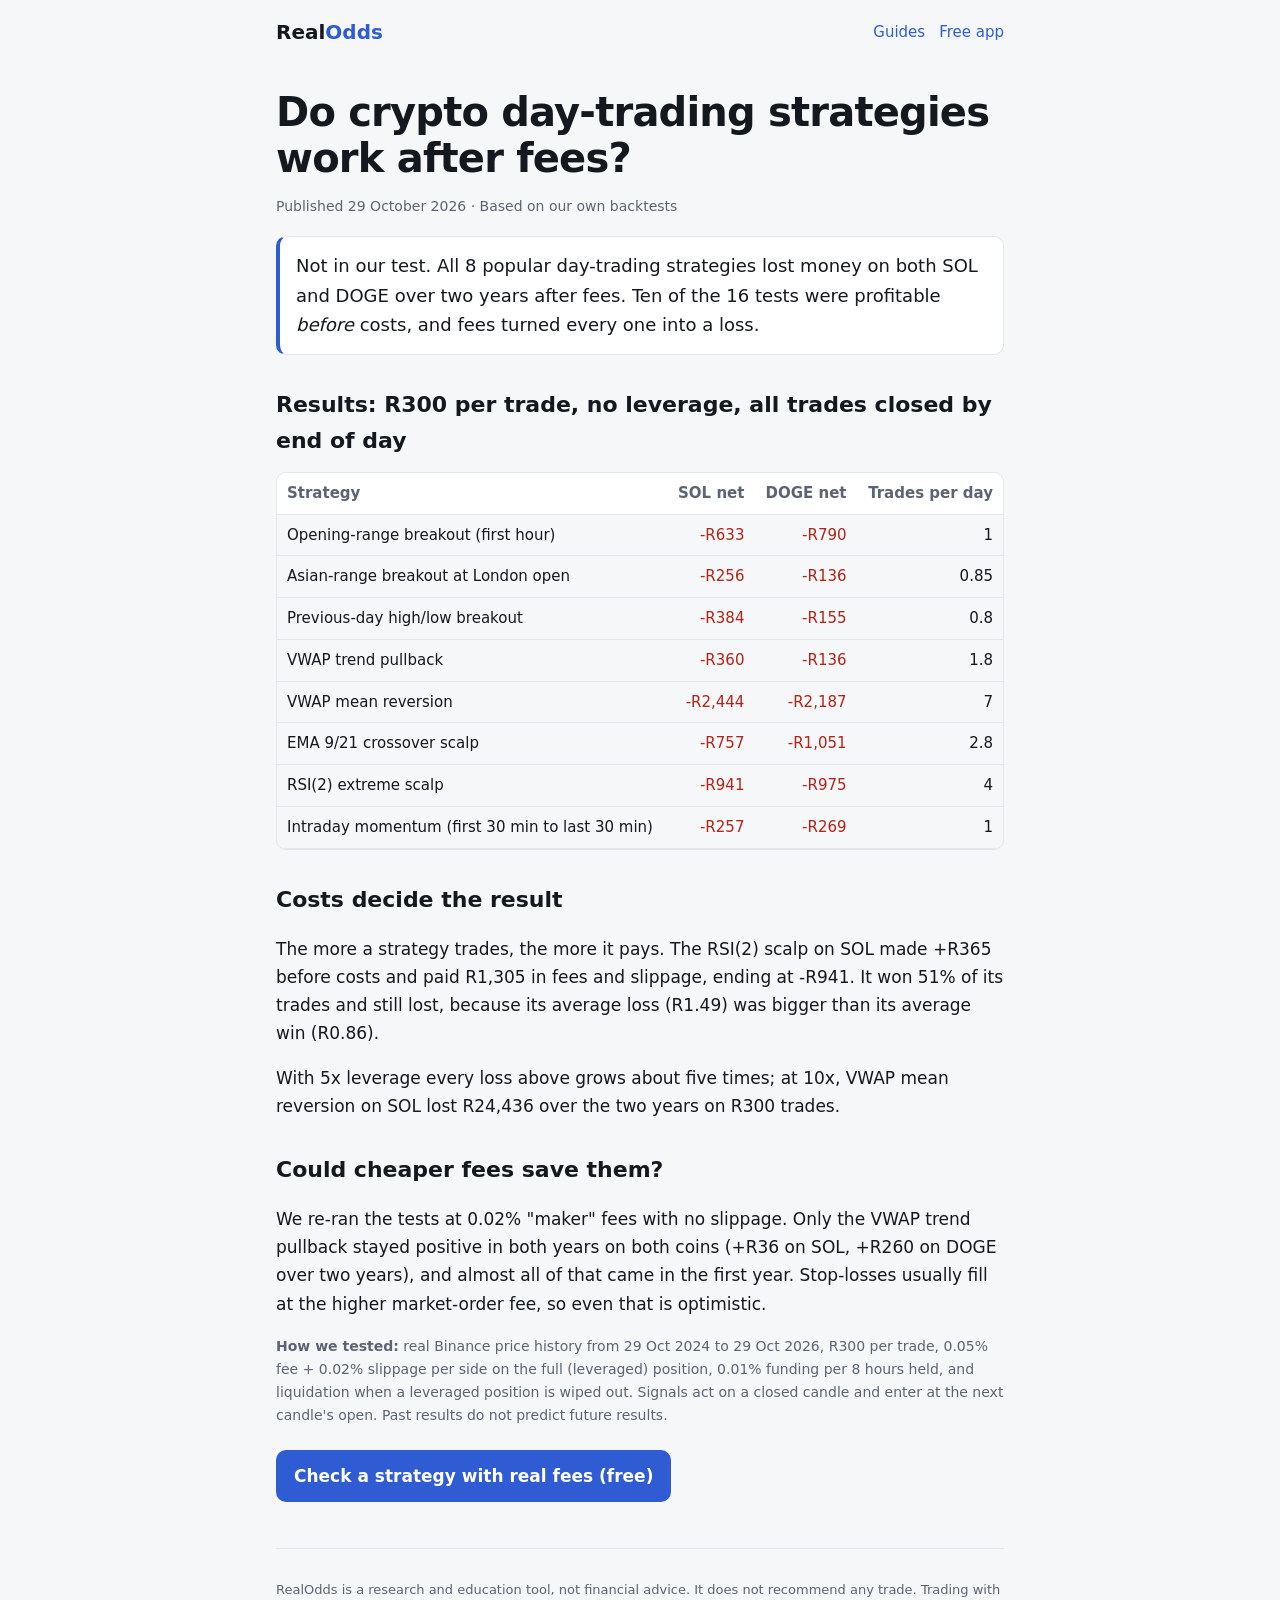
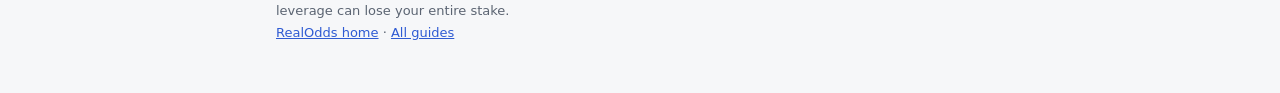
<file: guides/do-crypto-day-trading-strategies-work-after-fees.html>
<!doctype html>
<html lang="en">
<head>
<meta charset="utf-8">
<meta name="viewport" content="width=device-width, initial-scale=1">
<title>Do crypto day-trading strategies work after fees? | RealOdds</title>
<meta name="description" content="We backtested 8 popular day-trading strategies on 15-minute SOL and DOGE data. All 16 tests lost money after fees, though 10 were profitable before costs.">
<link rel="canonical" href="https://realodds.github.io/guides/do-crypto-day-trading-strategies-work-after-fees.html">
<meta property="og:title" content="Do crypto day-trading strategies work after fees?">
<meta property="og:description" content="We backtested 8 popular day-trading strategies on 15-minute SOL and DOGE data. All 16 tests lost money after fees, though 10 were profitable before costs.">
<meta property="og:image" content="https://realodds.github.io/assets/screenshot.jpg">
<link rel="stylesheet" href="../assets/site.css">
</head>
<body>
<div class="wrap">
<nav><a class="brand" href="../index.html">Real<span>Odds</span></a><div class="navlinks"><a href="index.html">Guides</a><a href="../app.html">Free app</a></div></nav>
<article>
<h1>Do crypto day-trading strategies work after fees?</h1>
<p class="meta">Published 29 October 2026 · Based on our own backtests</p>
<div class="answer">Not in our test. All 8 popular day-trading strategies lost money on both SOL and DOGE over two years after fees. Ten of the 16 tests were profitable <i>before</i> costs, and fees turned every one into a loss.</div>
<h2>Results: R300 per trade, no leverage, all trades closed by end of day</h2>
<div class="tw"><table><thead><tr><th>Strategy</th><th>SOL net</th><th>DOGE net</th><th>Trades per day</th></tr></thead><tbody><tr><td>Opening-range breakout (first hour)</td><td class="neg nw">-R633</td><td class="neg nw">-R790</td><td class="nw">1</td></tr><tr><td>Asian-range breakout at London open</td><td class="neg nw">-R256</td><td class="neg nw">-R136</td><td class="nw">0.85</td></tr><tr><td>Previous-day high/low breakout</td><td class="neg nw">-R384</td><td class="neg nw">-R155</td><td class="nw">0.8</td></tr><tr><td>VWAP trend pullback</td><td class="neg nw">-R360</td><td class="neg nw">-R136</td><td class="nw">1.8</td></tr><tr><td>VWAP mean reversion</td><td class="neg nw">-R2,444</td><td class="neg nw">-R2,187</td><td class="nw">7</td></tr><tr><td>EMA 9/21 crossover scalp</td><td class="neg nw">-R757</td><td class="neg nw">-R1,051</td><td class="nw">2.8</td></tr><tr><td>RSI(2) extreme scalp</td><td class="neg nw">-R941</td><td class="neg nw">-R975</td><td class="nw">4</td></tr><tr><td>Intraday momentum (first 30 min to last 30 min)</td><td class="neg nw">-R257</td><td class="neg nw">-R269</td><td class="nw">1</td></tr></tbody></table></div>
<h2>Costs decide the result</h2>
<p>The more a strategy trades, the more it pays. The RSI(2) scalp on SOL made +R365 before costs and paid R1,305 in fees and slippage, ending at -R941. It won 51% of its trades and still lost, because its average loss (R1.49) was bigger than its average win (R0.86).</p>
<p>With 5x leverage every loss above grows about five times; at 10x, VWAP mean reversion on SOL lost R24,436 over the two years on R300 trades.</p>
<h2>Could cheaper fees save them?</h2>
<p>We re-ran the tests at 0.02% "maker" fees with no slippage. Only the VWAP trend pullback stayed positive in both years on both coins (+R36 on SOL, +R260 on DOGE over two years), and almost all of that came in the first year. Stop-losses usually fill at the higher market-order fee, so even that is optimistic.</p>
<p class="method"><b>How we tested:</b> real Binance price history from 29 Oct 2024 to 29 Oct 2026, R300 per trade, 0.05% fee + 0.02% slippage per side on the full (leveraged) position, 0.01% funding per 8 hours held, and liquidation when a leveraged position is wiped out. Signals act on a closed candle and enter at the next candle's open. Past results do not predict future results.</p>
<p><a class="btn" href="../app.html?sym=SOLUSDT&tf=1h&strat=ema_cross&period=365&run=1">Check a strategy with real fees (free)</a></p>

</article>
<footer>RealOdds is a research and education tool, not financial advice. It does not recommend any trade. Trading with leverage can lose your entire stake.<br><a href="../index.html">RealOdds home</a> · <a href="index.html">All guides</a></footer>
</div>
</body>
</html>
</file>
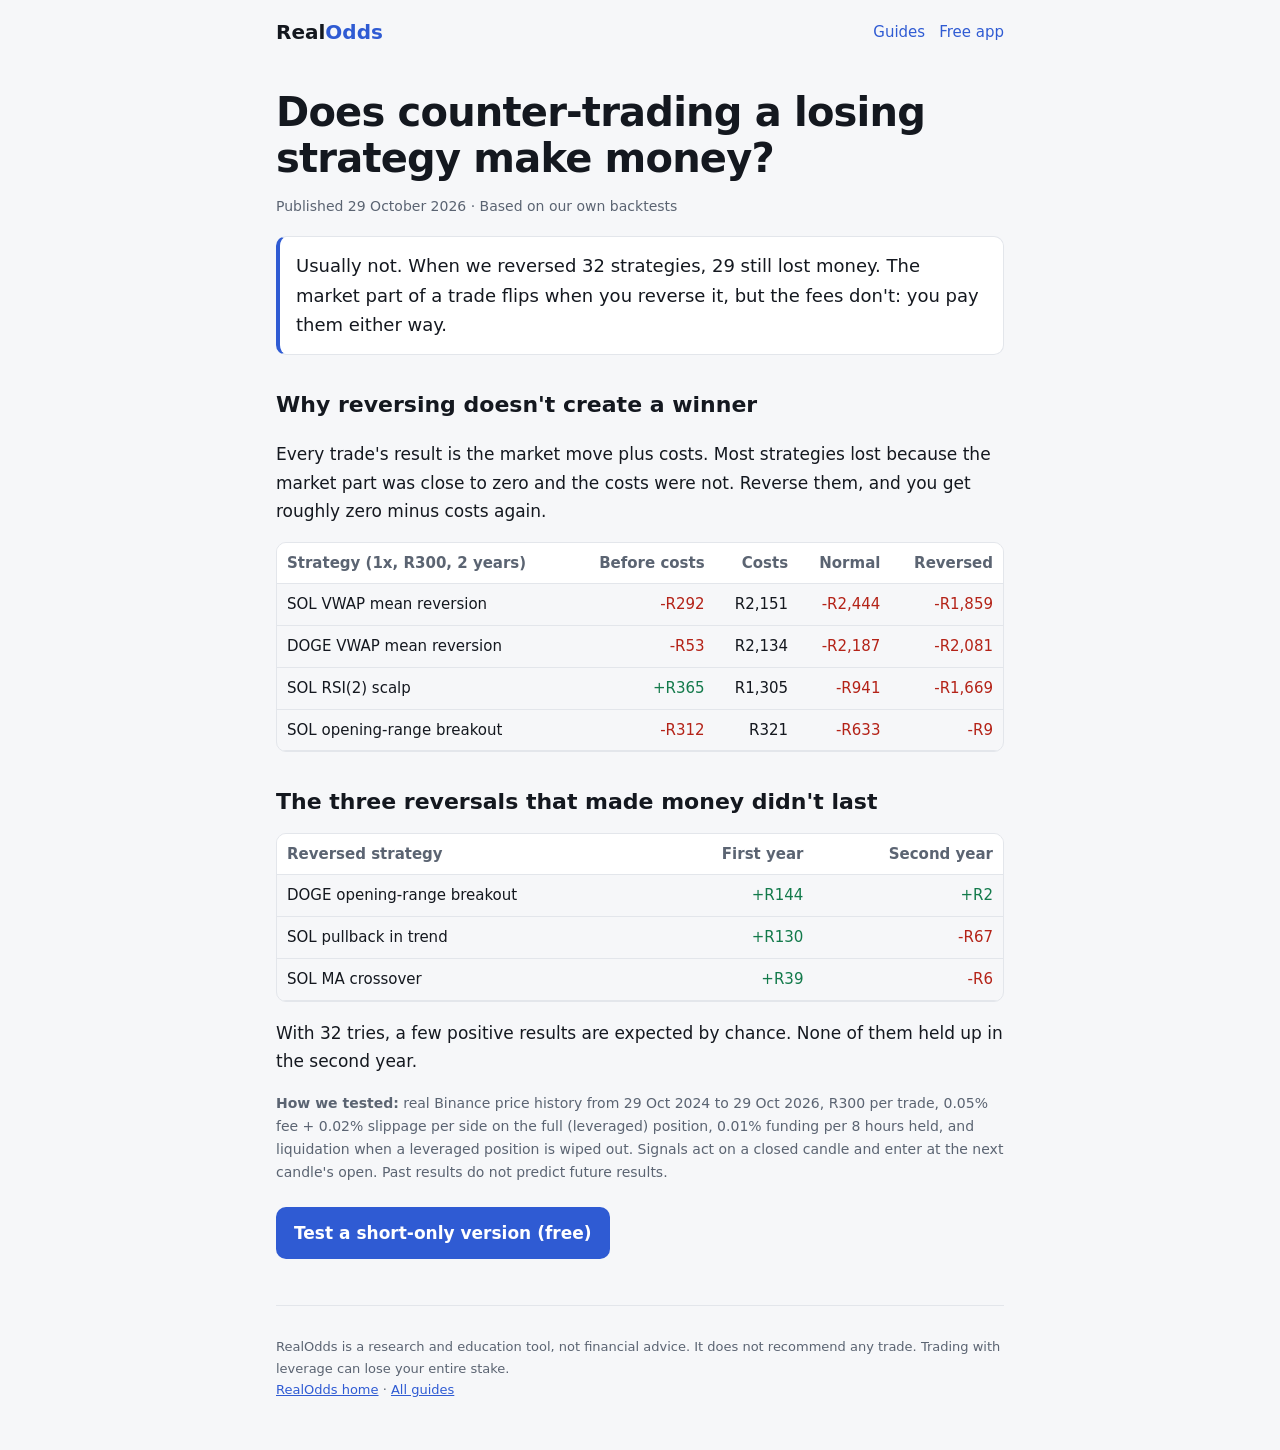
<file: guides/does-counter-trading-a-losing-strategy-work.html>
<!doctype html>
<html lang="en">
<head>
<meta charset="utf-8">
<meta name="viewport" content="width=device-width, initial-scale=1">
<title>Does counter-trading a losing strategy make money? | RealOdds</title>
<meta name="description" content="If a strategy loses, does doing the opposite win? We reversed 32 losing strategies on SOL and DOGE. 29 still lost, because you pay fees both ways.">
<link rel="canonical" href="https://realodds.github.io/guides/does-counter-trading-a-losing-strategy-work.html">
<meta property="og:title" content="Does counter-trading a losing strategy make money?">
<meta property="og:description" content="If a strategy loses, does doing the opposite win? We reversed 32 losing strategies on SOL and DOGE. 29 still lost, because you pay fees both ways.">
<meta property="og:image" content="https://realodds.github.io/assets/screenshot.jpg">
<link rel="stylesheet" href="../assets/site.css">
</head>
<body>
<div class="wrap">
<nav><a class="brand" href="../index.html">Real<span>Odds</span></a><div class="navlinks"><a href="index.html">Guides</a><a href="../app.html">Free app</a></div></nav>
<article>
<h1>Does counter-trading a losing strategy make money?</h1>
<p class="meta">Published 29 October 2026 · Based on our own backtests</p>
<div class="answer">Usually not. When we reversed 32 strategies, 29 still lost money. The market part of a trade flips when you reverse it, but the fees don't: you pay them either way.</div>
<h2>Why reversing doesn't create a winner</h2>
<p>Every trade's result is the market move plus costs. Most strategies lost because the market part was close to zero and the costs were not. Reverse them, and you get roughly zero minus costs again.</p>
<div class="tw"><table><thead><tr><th>Strategy (1x, R300, 2 years)</th><th>Before costs</th><th>Costs</th><th>Normal</th><th>Reversed</th></tr></thead><tbody><tr><td>SOL VWAP mean reversion</td><td class="neg nw">-R292</td><td class="nw">R2,151</td><td class="neg nw">-R2,444</td><td class="neg nw">-R1,859</td></tr><tr><td>DOGE VWAP mean reversion</td><td class="neg nw">-R53</td><td class="nw">R2,134</td><td class="neg nw">-R2,187</td><td class="neg nw">-R2,081</td></tr><tr><td>SOL RSI(2) scalp</td><td class="pos nw">+R365</td><td class="nw">R1,305</td><td class="neg nw">-R941</td><td class="neg nw">-R1,669</td></tr><tr><td>SOL opening-range breakout</td><td class="neg nw">-R312</td><td class="nw">R321</td><td class="neg nw">-R633</td><td class="neg nw">-R9</td></tr></tbody></table></div>
<h2>The three reversals that made money didn't last</h2>
<div class="tw"><table><thead><tr><th>Reversed strategy</th><th>First year</th><th>Second year</th></tr></thead><tbody><tr><td>DOGE opening-range breakout</td><td class="pos nw">+R144</td><td class="pos nw">+R2</td></tr><tr><td>SOL pullback in trend</td><td class="pos nw">+R130</td><td class="neg nw">-R67</td></tr><tr><td>SOL MA crossover</td><td class="pos nw">+R39</td><td class="neg nw">-R6</td></tr></tbody></table></div>
<p>With 32 tries, a few positive results are expected by chance. None of them held up in the second year.</p>
<p class="method"><b>How we tested:</b> real Binance price history from 29 Oct 2024 to 29 Oct 2026, R300 per trade, 0.05% fee + 0.02% slippage per side on the full (leveraged) position, 0.01% funding per 8 hours held, and liquidation when a leveraged position is wiped out. Signals act on a closed candle and enter at the next candle's open. Past results do not predict future results.</p>
<p><a class="btn" href="../app.html?sym=DOGEUSDT&tf=1h&strat=ema_cross&mode=short&period=365&run=1">Test a short-only version (free)</a></p>

</article>
<footer>RealOdds is a research and education tool, not financial advice. It does not recommend any trade. Trading with leverage can lose your entire stake.<br><a href="../index.html">RealOdds home</a> · <a href="index.html">All guides</a></footer>
</div>
</body>
</html>
</file>
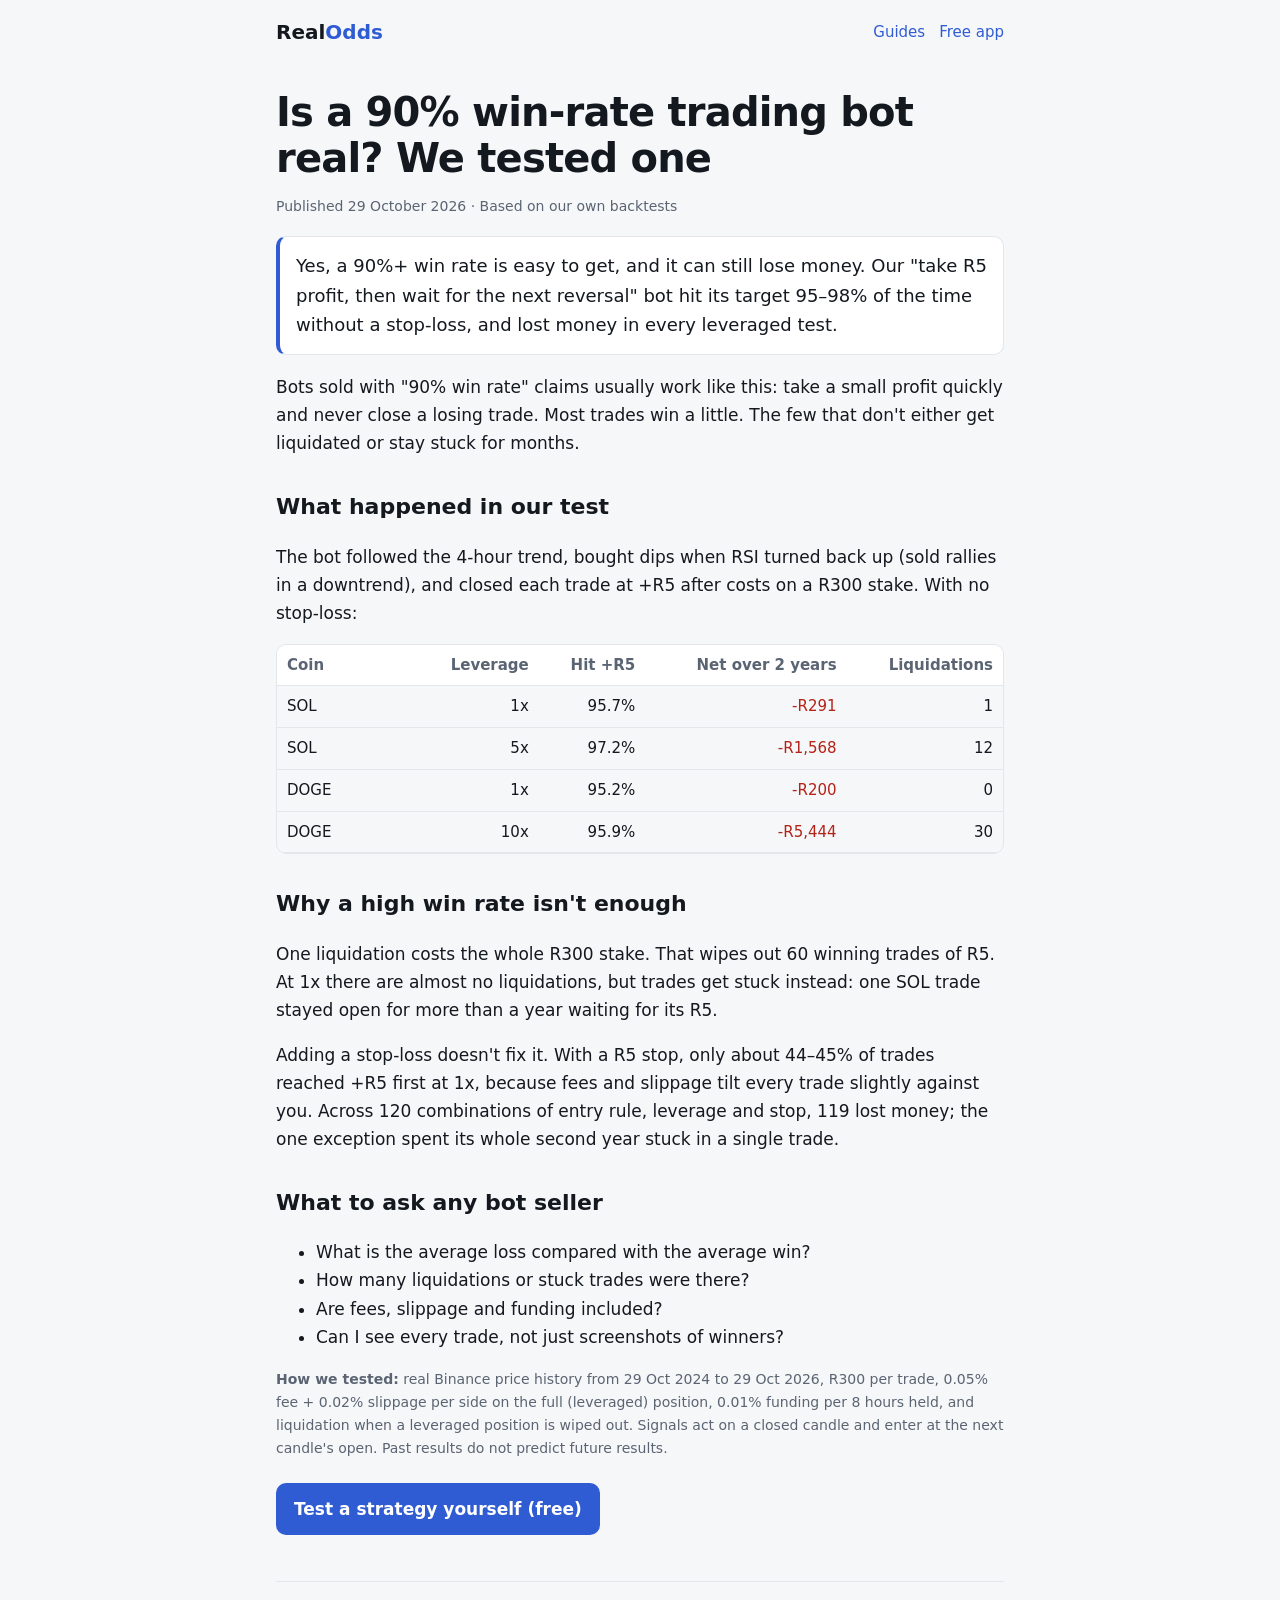
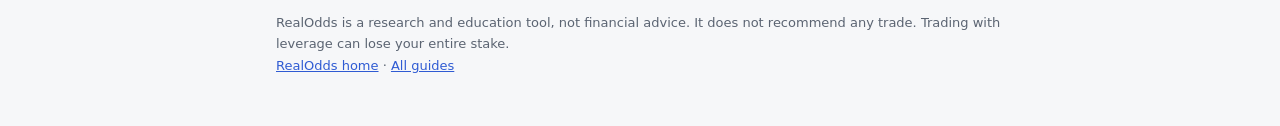
<file: guides/is-a-90-percent-win-rate-trading-bot-real.html>
<!doctype html>
<html lang="en">
<head>
<meta charset="utf-8">
<meta name="viewport" content="width=device-width, initial-scale=1">
<title>Is a 90% win-rate trading bot real? We tested one | RealOdds</title>
<meta name="description" content="We tested a take-small-profit bot on 2 years of SOL and DOGE data. It hit its target 95-98% of the time and still lost money. Here&#x27;s why.">
<link rel="canonical" href="https://realodds.github.io/guides/is-a-90-percent-win-rate-trading-bot-real.html">
<meta property="og:title" content="Is a 90% win-rate trading bot real? We tested one">
<meta property="og:description" content="We tested a take-small-profit bot on 2 years of SOL and DOGE data. It hit its target 95-98% of the time and still lost money. Here&#x27;s why.">
<meta property="og:image" content="https://realodds.github.io/assets/screenshot.jpg">
<link rel="stylesheet" href="../assets/site.css">
</head>
<body>
<div class="wrap">
<nav><a class="brand" href="../index.html">Real<span>Odds</span></a><div class="navlinks"><a href="index.html">Guides</a><a href="../app.html">Free app</a></div></nav>
<article>
<h1>Is a 90% win-rate trading bot real? We tested one</h1>
<p class="meta">Published 29 October 2026 · Based on our own backtests</p>
<div class="answer">Yes, a 90%+ win rate is easy to get, and it can still lose money. Our "take R5 profit, then wait for the next reversal" bot hit its target 95–98% of the time without a stop-loss, and lost money in every leveraged test.</div>
<p>Bots sold with "90% win rate" claims usually work like this: take a small profit quickly and never close a losing trade. Most trades win a little. The few that don't either get liquidated or stay stuck for months.</p>
<h2>What happened in our test</h2>
<p>The bot followed the 4-hour trend, bought dips when RSI turned back up (sold rallies in a downtrend), and closed each trade at +R5 after costs on a R300 stake. With no stop-loss:</p>
<div class="tw"><table><thead><tr><th>Coin</th><th>Leverage</th><th>Hit +R5</th><th>Net over 2 years</th><th>Liquidations</th></tr></thead><tbody><tr><td>SOL</td><td class="nw">1x</td><td class="nw">95.7%</td><td class="neg nw">-R291</td><td class="nw">1</td></tr><tr><td>SOL</td><td class="nw">5x</td><td class="nw">97.2%</td><td class="neg nw">-R1,568</td><td class="nw">12</td></tr><tr><td>DOGE</td><td class="nw">1x</td><td class="nw">95.2%</td><td class="neg nw">-R200</td><td class="nw">0</td></tr><tr><td>DOGE</td><td class="nw">10x</td><td class="nw">95.9%</td><td class="neg nw">-R5,444</td><td class="nw">30</td></tr></tbody></table></div>
<h2>Why a high win rate isn't enough</h2>
<p>One liquidation costs the whole R300 stake. That wipes out 60 winning trades of R5. At 1x there are almost no liquidations, but trades get stuck instead: one SOL trade stayed open for more than a year waiting for its R5.</p>
<p>Adding a stop-loss doesn't fix it. With a R5 stop, only about 44–45% of trades reached +R5 first at 1x, because fees and slippage tilt every trade slightly against you. Across 120 combinations of entry rule, leverage and stop, 119 lost money; the one exception spent its whole second year stuck in a single trade.</p>
<h2>What to ask any bot seller</h2>
<ul><li>What is the average loss compared with the average win?</li><li>How many liquidations or stuck trades were there?</li><li>Are fees, slippage and funding included?</li><li>Can I see every trade, not just screenshots of winners?</li></ul>
<p class="method"><b>How we tested:</b> real Binance price history from 29 Oct 2024 to 29 Oct 2026, R300 per trade, 0.05% fee + 0.02% slippage per side on the full (leveraged) position, 0.01% funding per 8 hours held, and liquidation when a leveraged position is wiped out. Signals act on a closed candle and enter at the next candle's open. Past results do not predict future results.</p>
<p><a class="btn" href="../app.html?sym=SOLUSDT&tf=1h&strat=rsi_rev&period=365&run=1">Test a strategy yourself (free)</a></p>

</article>
<footer>RealOdds is a research and education tool, not financial advice. It does not recommend any trade. Trading with leverage can lose your entire stake.<br><a href="../index.html">RealOdds home</a> · <a href="index.html">All guides</a></footer>
</div>
</body>
</html>
</file>
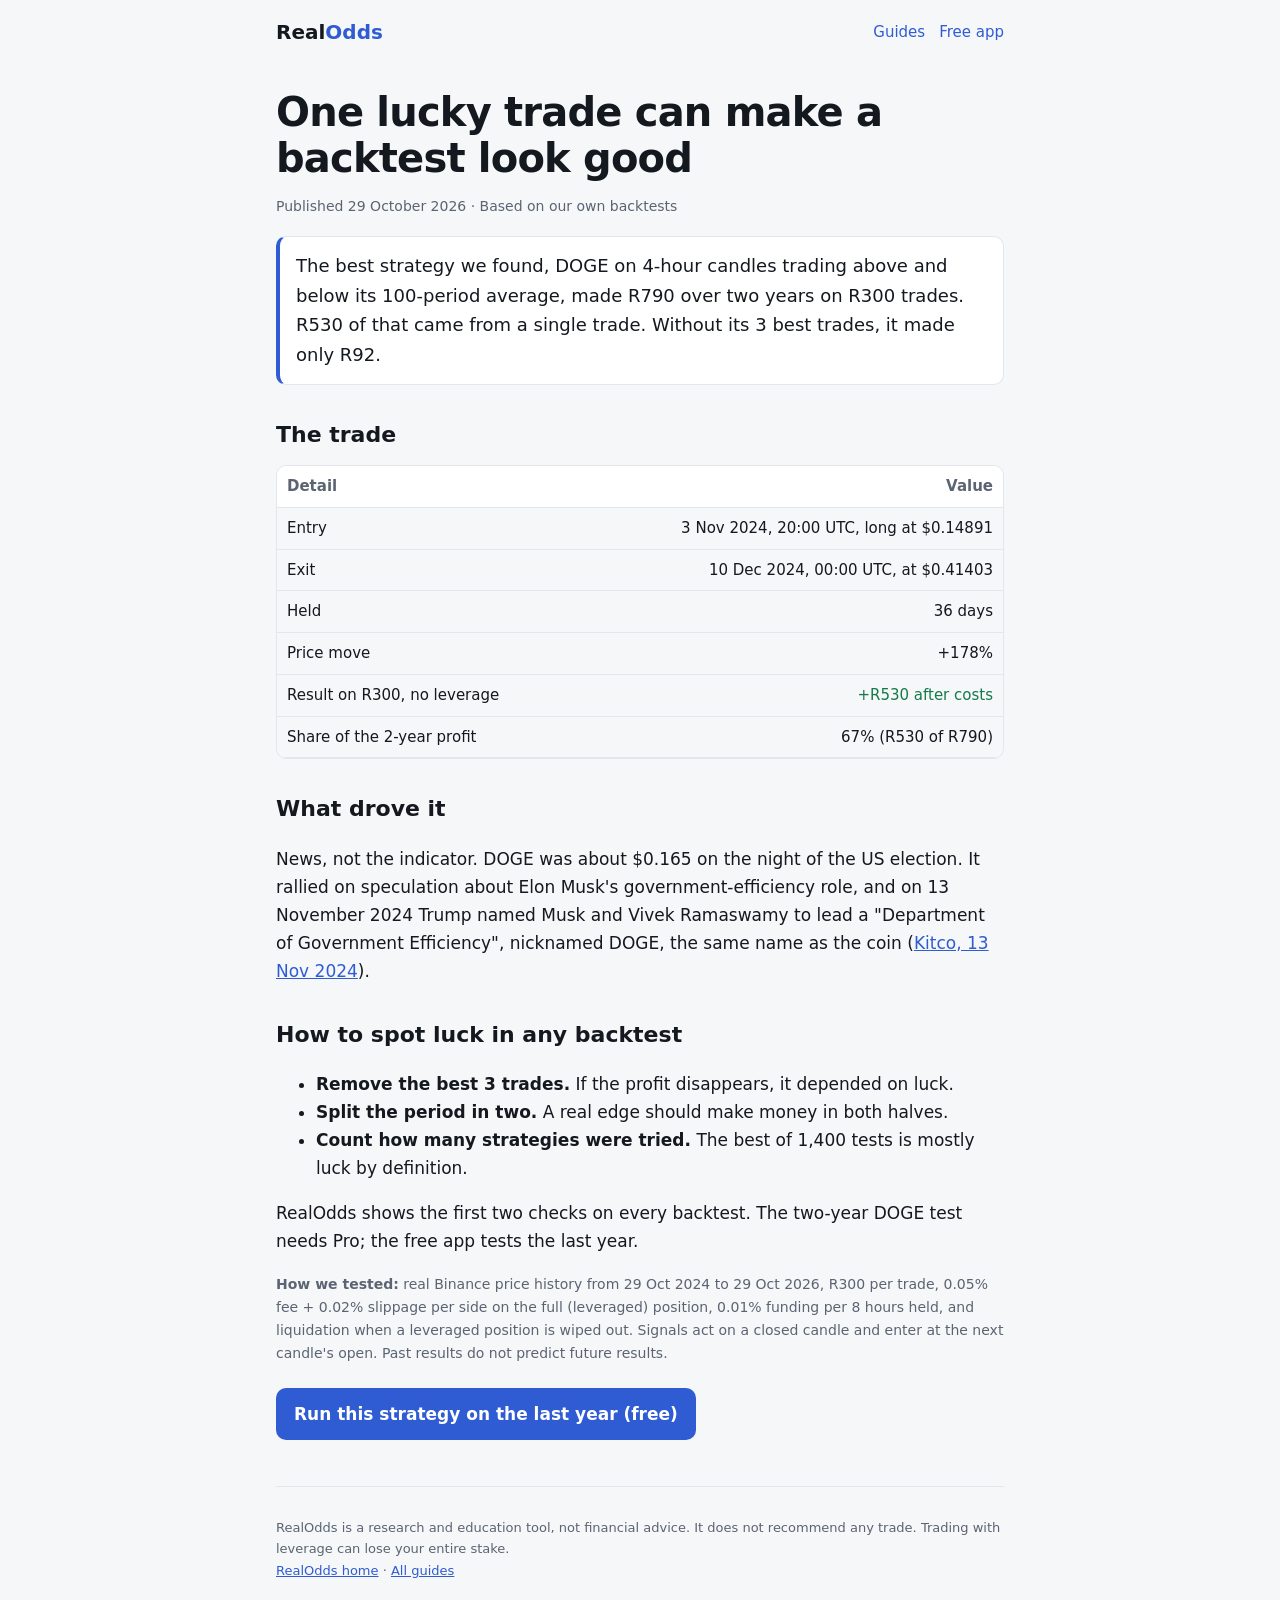
<file: guides/one-lucky-trade-can-make-a-backtest-look-good.html>
<!doctype html>
<html lang="en">
<head>
<meta charset="utf-8">
<meta name="viewport" content="width=device-width, initial-scale=1">
<title>One lucky trade can make a backtest look good | RealOdds</title>
<meta name="description" content="Our best DOGE strategy made R790 in two years. R530 of it came from one trade during the November 2024 DOGE rally. Without its best 3 trades it made R92.">
<link rel="canonical" href="https://realodds.github.io/guides/one-lucky-trade-can-make-a-backtest-look-good.html">
<meta property="og:title" content="One lucky trade can make a backtest look good">
<meta property="og:description" content="Our best DOGE strategy made R790 in two years. R530 of it came from one trade during the November 2024 DOGE rally. Without its best 3 trades it made R92.">
<meta property="og:image" content="https://realodds.github.io/assets/screenshot.jpg">
<link rel="stylesheet" href="../assets/site.css">
</head>
<body>
<div class="wrap">
<nav><a class="brand" href="../index.html">Real<span>Odds</span></a><div class="navlinks"><a href="index.html">Guides</a><a href="../app.html">Free app</a></div></nav>
<article>
<h1>One lucky trade can make a backtest look good</h1>
<p class="meta">Published 29 October 2026 · Based on our own backtests</p>
<div class="answer">The best strategy we found, DOGE on 4-hour candles trading above and below its 100-period average, made R790 over two years on R300 trades. R530 of that came from a single trade. Without its 3 best trades, it made only R92.</div>
<h2>The trade</h2>
<div class="tw"><table><thead><tr><th>Detail</th><th>Value</th></tr></thead><tbody><tr><td>Entry</td><td>3 Nov 2024, 20:00 UTC, long at $0.14891</td></tr><tr><td>Exit</td><td>10 Dec 2024, 00:00 UTC, at $0.41403</td></tr><tr><td>Held</td><td class="nw">36 days</td></tr><tr><td>Price move</td><td class="nw">+178%</td></tr><tr><td>Result on R300, no leverage</td><td class="pos">+R530 after costs</td></tr><tr><td>Share of the 2-year profit</td><td>67% (R530 of R790)</td></tr></tbody></table></div>
<h2>What drove it</h2>
<p>News, not the indicator. DOGE was about $0.165 on the night of the US election. It rallied on speculation about Elon Musk's government-efficiency role, and on 13 November 2024 Trump named Musk and Vivek Ramaswamy to lead a "Department of Government Efficiency", nicknamed DOGE, the same name as the coin (<a href="https://www.kitco.com/news/article/2024-11-13/trump-taps-musk-lead-department-government-efficiency-doge-price-gains-120" rel="noopener">Kitco, 13 Nov 2024</a>).</p>
<h2>How to spot luck in any backtest</h2>
<ul><li><b>Remove the best 3 trades.</b> If the profit disappears, it depended on luck.</li><li><b>Split the period in two.</b> A real edge should make money in both halves.</li><li><b>Count how many strategies were tried.</b> The best of 1,400 tests is mostly luck by definition.</li></ul>
<p>RealOdds shows the first two checks on every backtest. The two-year DOGE test needs Pro; the free app tests the last year.</p>
<p class="method"><b>How we tested:</b> real Binance price history from 29 Oct 2024 to 29 Oct 2026, R300 per trade, 0.05% fee + 0.02% slippage per side on the full (leveraged) position, 0.01% funding per 8 hours held, and liquidation when a leveraged position is wiped out. Signals act on a closed candle and enter at the next candle's open. Past results do not predict future results.</p>
<p><a class="btn" href="../app.html?sym=DOGEUSDT&tf=4h&strat=price_ema&period=365&run=1">Run this strategy on the last year (free)</a></p>

</article>
<footer>RealOdds is a research and education tool, not financial advice. It does not recommend any trade. Trading with leverage can lose your entire stake.<br><a href="../index.html">RealOdds home</a> · <a href="index.html">All guides</a></footer>
</div>
</body>
</html>
</file>
<file: assets/site.css>
:root{--bg:#f6f7f9;--panel:#fff;--ink:#14181f;--muted:#5b6472;--line:#e3e6eb;--accent:#2f5bd3;--accent-ink:#fff;--good:#137a4b;--bad:#b42318;--chip:#eef1f6}
@media (prefers-color-scheme:dark){:root:not([data-theme="light"]){--bg:#0f1217;--panel:#171b22;--ink:#e8ebf0;--muted:#9aa3b2;--line:#2a303a;--accent:#6d8fff;--accent-ink:#0b0e13;--good:#3ccf8e;--bad:#ff6b5e;--chip:#222833}}
:root[data-theme="dark"]{--bg:#0f1217;--panel:#171b22;--ink:#e8ebf0;--muted:#9aa3b2;--line:#2a303a;--accent:#6d8fff;--accent-ink:#0b0e13;--good:#3ccf8e;--bad:#ff6b5e;--chip:#222833}
*{box-sizing:border-box}html,body{margin:0;background:var(--bg);color:var(--ink);font:17px/1.65 system-ui,-apple-system,"Segoe UI",Roboto,sans-serif}
.wrap{max-width:760px;margin:0 auto;padding:0 16px}
nav{display:flex;justify-content:space-between;align-items:center;padding:16px 0;gap:12px;flex-wrap:wrap}
nav a{text-decoration:none}.brand{font-weight:800;font-size:20px;color:var(--ink)}.brand span{color:var(--accent)}
.navlinks{display:flex;gap:14px;font-size:15px}
a{color:var(--accent)}
h1{font-size:clamp(28px,5vw,40px);line-height:1.15;letter-spacing:-.02em;margin:24px 0 12px}
h2{font-size:22px;margin:32px 0 8px}
.meta{color:var(--muted);font-size:14px}
.answer{background:var(--panel);border:1px solid var(--line);border-left:4px solid var(--accent);border-radius:10px;padding:14px 16px;margin:18px 0;font-size:18px}
.box{background:var(--panel);border:1px solid var(--line);border-radius:12px;padding:14px 16px;margin:16px 0}
.method{font-size:14px;color:var(--muted)}
.tw{overflow-x:auto;margin:12px 0;border:1px solid var(--line);border-radius:10px}
table{border-collapse:collapse;width:100%;font-size:15px;font-variant-numeric:tabular-nums}
th,td{padding:8px 10px;border-bottom:1px solid var(--line);text-align:right;white-space:normal}
th:first-child,td:first-child{text-align:left;min-width:110px}
@media(max-width:520px){table{font-size:14px}th,td{padding:7px 8px}}
th{color:var(--muted);font-weight:600;background:var(--panel)}
.neg{color:var(--bad)}.pos{color:var(--good)}.nw{white-space:nowrap}
.btn{display:inline-block;background:var(--accent);color:var(--accent-ink);padding:12px 18px;border-radius:10px;font-weight:700;text-decoration:none;margin:6px 0}
.cards{display:grid;grid-template-columns:repeat(auto-fill,minmax(220px,1fr));gap:12px;margin:16px 0}
.card{background:var(--panel);border:1px solid var(--line);border-radius:12px;padding:16px;text-decoration:none;color:var(--ink);display:block}
.card b{display:block;margin-bottom:4px}.card span{color:var(--muted);font-size:15px}
.aff{font-size:14px;color:var(--muted)}
footer{color:var(--muted);font-size:13px;padding:30px 0 50px;border-top:1px solid var(--line);margin-top:40px}
</file>
